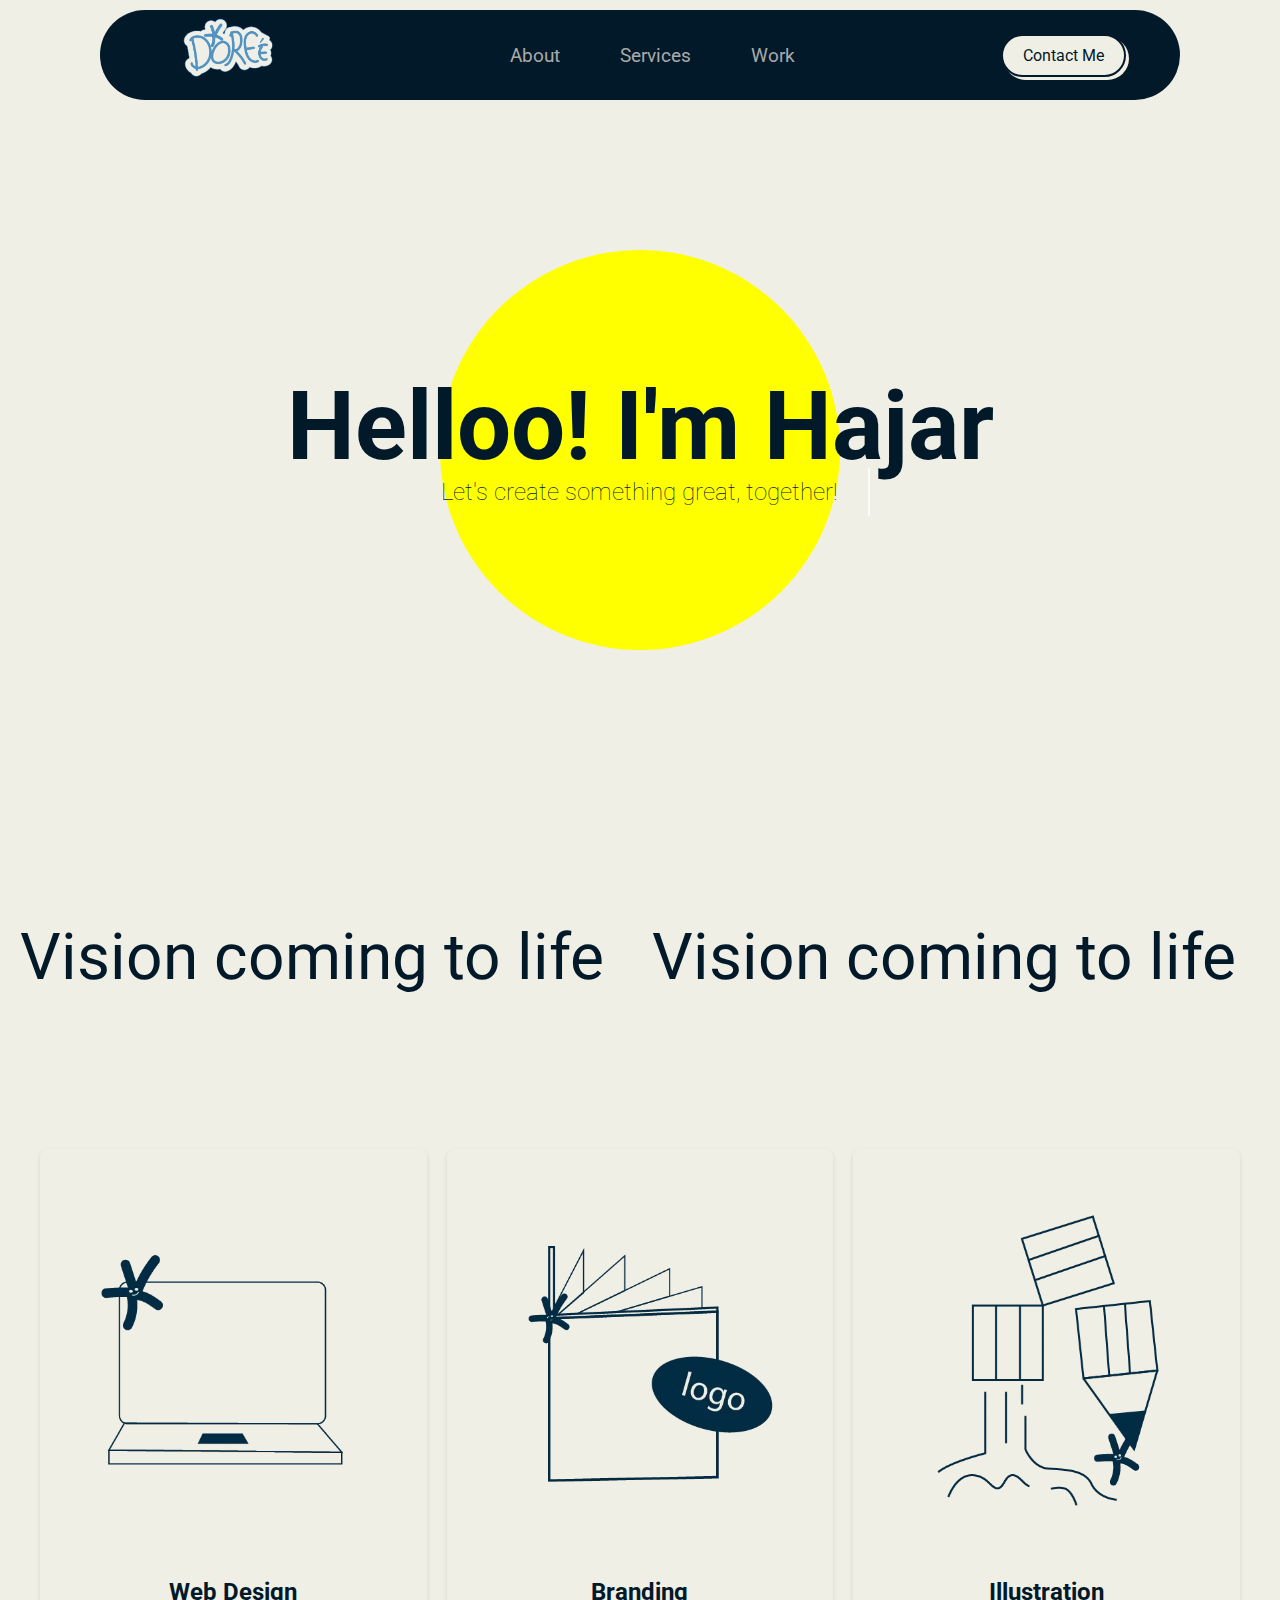
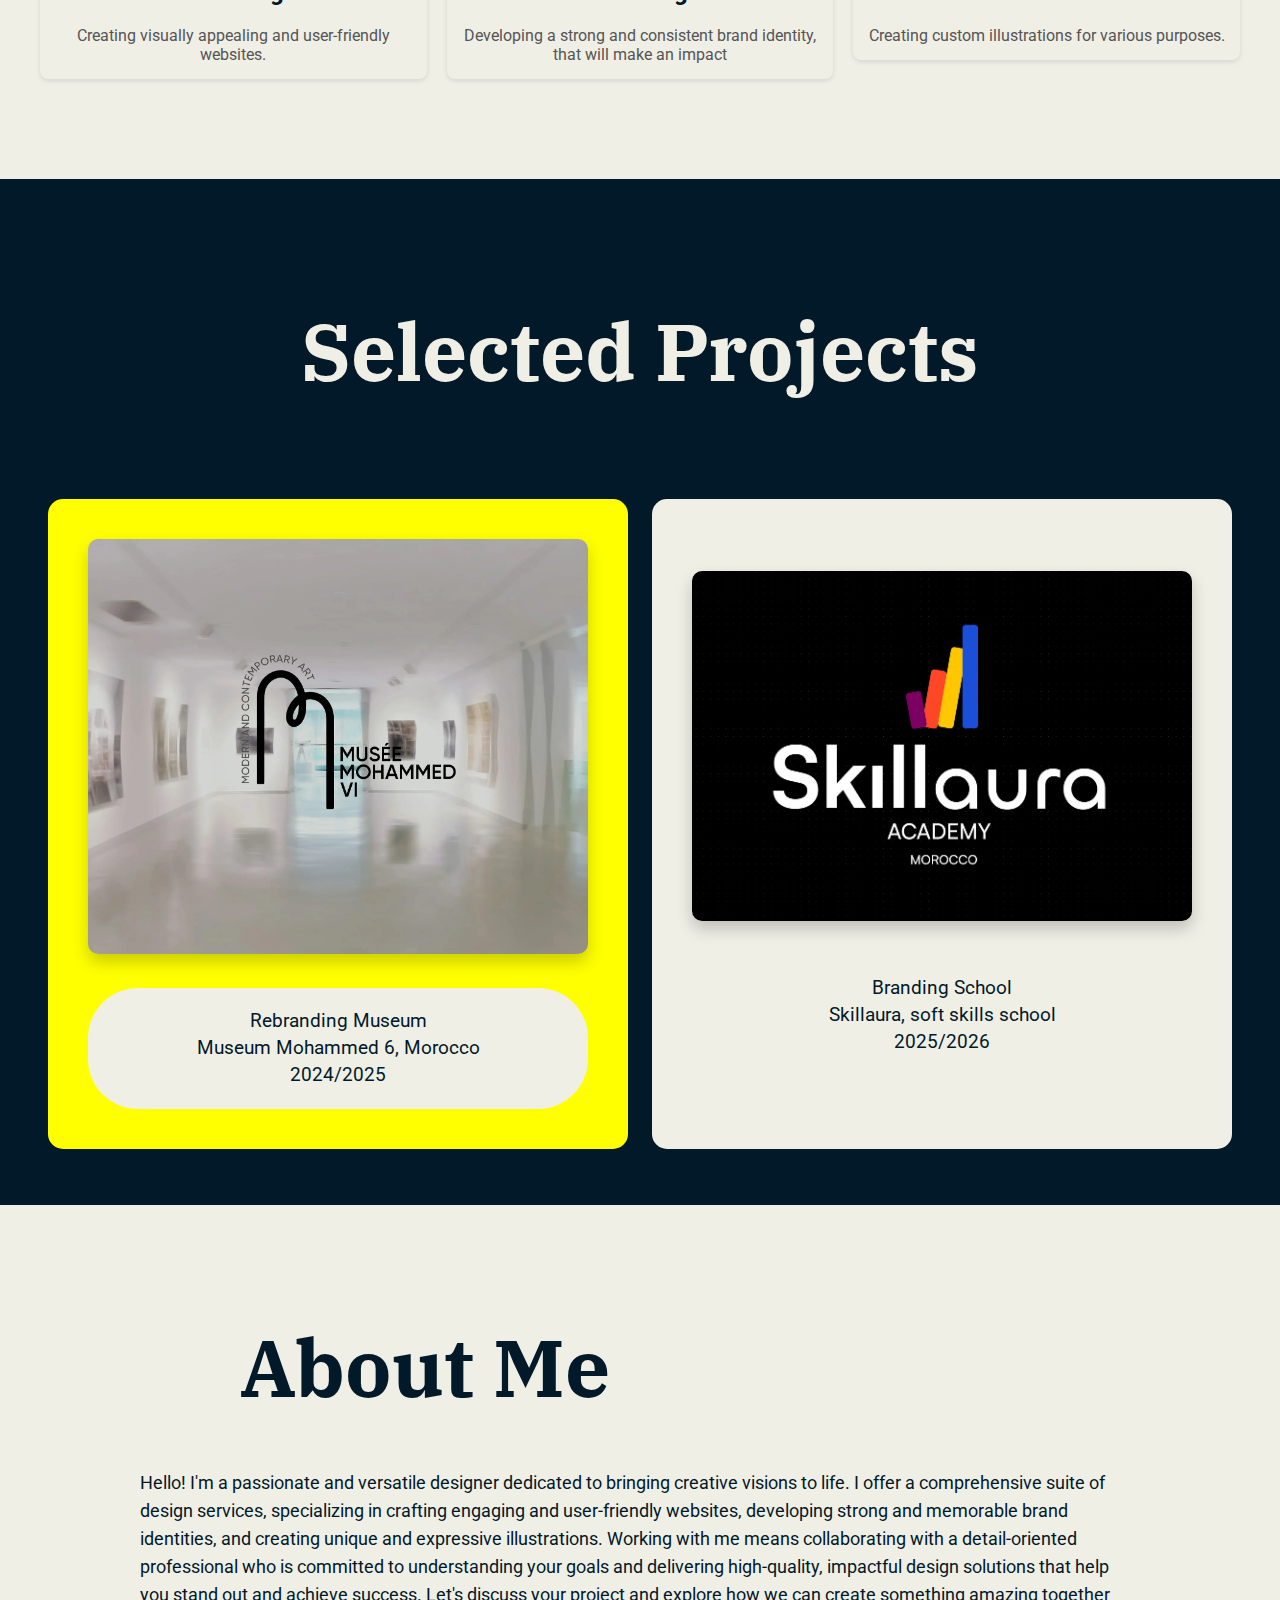
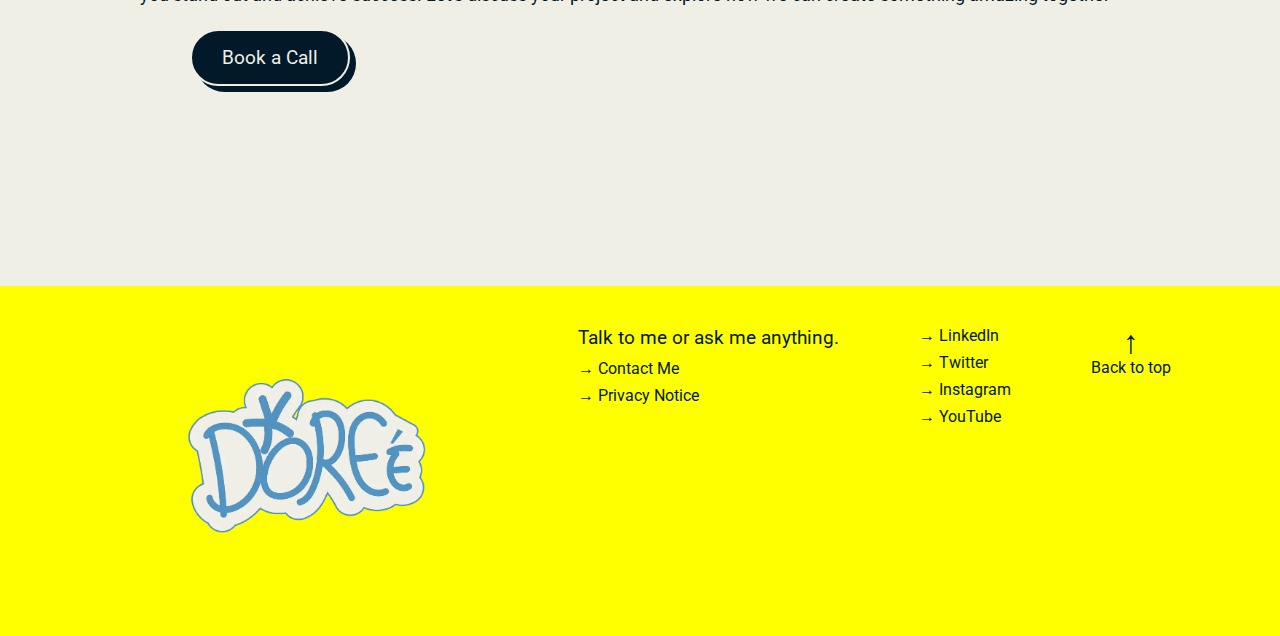
<file: index.html>
<!DOCTYPE html>
<html lang="en">

<head>
  <meta charset="UTF-8">
  <meta name="viewport" content="width=device-width, initial-scale=1.0">
  <meta name="description" content="Freelance designer specializing in branding, web design, and illustration.">
  <title>Portfolio</title>
<!-- Preconnect to font origins for performance -->
  <link rel="preconnect" href="https://fonts.googleapis.com">
  <link rel="preconnect" href="https://fonts.gstatic.com" crossorigin>
 <!-- Google Fonts stylesheet -->
  <link href="https://fonts.googleapis.com/css2?family=Roboto:ital,wght@0,100..900;1,100..900&family=IBM+Plex+Serif:ital,wght@0,100;0,200;0,300;0,400;0,500;0,600;0,700;1,100;1,200;1,300;1,400;1,500;1,600;1,700&display=swap" rel="stylesheet">
<!-- Custom styles -->
  <link rel="stylesheet" href="css/style.css">
<!-- JavaScript files -->
  <script defer src="js/navbarHandlers.js"></script>
  <script defer src="js/herocircle.js"></script>
 <!-- Favicon -->
  <link rel="icon" href="images/favicon.png" type="image/png">
</head>


<body>

  <!-- ===================== HEADER ===================== -->
  <!-- Bloque: Cabecera principal con logo y menú de navegación -->
  <header class="header">
    <div class="header__inner">

      <!-- Logo de la página -->
      <a href="index.html" title="logo of the website" class="header__logo">
        <picture>
          <source srcset="images/webpagdesign.webp" type="image/webp">
          <img class="header__logo-image" src="images/webdesign.png" alt="Logo" loading="lazy">
        </picture>
      </a>

        <!-- Hamburger Button -->
    <button class="header__toggle" aria-label="Toggle menu" title="Hamburger menu">
      <span class="header__toggle-bar"></span>
      <span class="header__toggle-bar"></span>
      <span class="header__toggle-bar"></span>
    </button>

      <!-- Menú de navegación principal -->
      <nav class="header__nav">
        <ul class="header__nav-list">
          <li class="header__nav-item">
            <a href="html/about.html" title="landing page" class="header__nav-link">About</a>
          </li>
          <li class="header__nav-item header__nav-item--dropdown">
            <a href="html/services.html" class="header__nav-link" title="services i offer">Services</a>
            <ul class="header__dropdown-menu">
              <li><a href="html/webdesign.html" title="web design service">Web design</a></li>
              <li><a href="html/branding.html" title="branding service">Branding</a></li>
              <li><a href="html/illustration.html" title="illustration service">Illustration</a></li>
            </ul>
          </li>
          <li class="header__nav-item">
            <a href="html/work.html" class="header__nav-link" title="all the work ive done">Work</a>
          </li>
        </ul>
      </nav>

      <!-- Botón de contacto-->
      <a href="html/contact.html" class="header__contact-button" title="Send me a message">
        Contact Me
      </a>

    </div>
  </header>

  <!-- ===================== MAIN ===================== -->
  <main>
    <!-- ======== Sección Hero ======== -->
    <!-- Bloque: Mensaje de bienvenida y llamada a la acción -->
    <section class="hero">
      <div class="hero__container">
        <div class="hero__circle" id="centralCircle"></div>
        <div class="hero__content">
          <h2 class="hero__title">Helloo! I'm Hajar</h2>
          <h3 class="cursor hero__description">Let's create something great, together!</h3>
        </div>
      </div>
    </section>
    <!-- ======== Sección Servicios ======== -->
    <!-- Bloque: Lista de servicios ofrecidos -->
    <section class="services">

      <!-- Texto animado en scroll -->
      <div class="scrolling-text-container">
        <div class="scrolling-text">
          <span>Vision coming to life</span>
          <span>Vision coming to life</span>
          <span>Vision coming to life</span>
          <span>Vision coming to life</span>
          <span>Vision coming to life</span>

        </div>
      </div>

      <!-- Contenedor de los servicios -->
      <div class="services__container">
        <h2 class="services__title">What I offer</h2>
        <div class="services__grid">

          <!-- Servicio: Web Design -->
          <a href="#web-design" class="services__link" title="webdesign service">
            <div class="services__item">
              <picture>
                <source srcset="images/webdesign.webp" type="image/webp">
                <img src="images/webdesign.png" alt="Web Design" class="services__image" loading="lazy">
              </picture>
              <h3 class="services__item-title">Web Design</h3>
              <p class="services__description">Creating visually appealing and user-friendly websites.</p>
            </div>
          </a>

          <!-- Servicio: Branding -->
          <a href="#branding" class="services__link" title="branding service">
            <div class="services__item">
              <picture>
                <source srcset="images/branding.webp" type="image/webp">
                <img src="images/branding.png" alt="Branding" class="services__image" loading="lazy">
              </picture>
              <h3 class="services__item-title">Branding</h3>
              <p class="services__description">Developing a strong and consistent brand identity, that will make an
                impact</p>
            </div>
          </a>

          <!-- Servicio: Illustration -->
          <a href="#illustration" class="services__link" title="illustration service">
            <div class="services__item">
              <picture>
                <source srcset="images/illustration.webp" type="image/webp">
                <img src="images/illustration.png" alt="Illustration" class="services__image" loading="lazy">
              </picture>
              <h3 class="services__item-title">Illustration</h3>
              <p class="services__description">Creating custom illustrations for various purposes.</p>
            </div>
          </a>

        </div>
      </div>
    </section>

    <!-- ======== Sección Proyectos ======== -->
    <!-- Bloque: Ejemplos de trabajos realizados -->
    <section class="work-examples">
      <h2 class="work-examples__heading">Selected Projects</h2>
      <div class="work-examples__container">

        <!-- Proyecto: Rebranding de Museo -->
        <div class="work-examples__item work-examples__item--museum">
          <picture>
            <source srcset="images/project2/thumbnail-02.webp" type="image/webp">
            <img src="images/project2/thumbnail-02.jpg" alt="Museum Rebranding" class="work-examples__image"
              loading="lazy">
          </picture>
          <a href="html/project2.html" class="work-examples__button"
            title="See more about the Museum Rebranding project">
            <span>Rebranding Museum</span>
            <span>Museum Mohammed 6, Morocco</span>
            <span>2024/2025</span>
          </a>
        </div>

        <!-- Proyecto: Branding de Escuela -->
        <div class="work-examples__item work-examples__item--school">
          <picture>
            <source srcset="images/project1/thumb3.webp" type="image/webp">
            <img src="images/project1/thumb3.jpg" alt="School Branding" class="work-examples__image" loading="lazy">
          </picture>
          <a href="html/project1.html" class="work-examples__button" title="See more about the School Branding project">
            <span>Branding School</span>
            <span>Skillaura, soft skills school</span>
            <span>2025/2026</span>
          </a>
        </div>

      </div>
    </section>

    <!-- ======== Sección Sobre Mí ======== -->
    <!-- Bloque: Información personal del diseñador -->
    <section class="about">
      <div class="about__container">
        <h2 class="about__title">About Me</h2>
        <p class="about__description">
          Hello! I'm a passionate and versatile designer dedicated to bringing creative visions to life. I offer a
          comprehensive suite of design services, specializing in crafting engaging and user-friendly websites,
          developing strong and memorable brand identities, and creating unique and expressive illustrations. Working
          with me means collaborating with a detail-oriented professional who is committed to understanding your goals
          and delivering high-quality, impactful design solutions that help you stand out and achieve success. Let's
          discuss your project and explore how we can create something amazing together
        </p>
        <a href="html/contact.html" title="Schedule a meeting with me" class="about__call-to-action">Book a Call</a>
      </div>
    </section>

  </main>

  <!-- ===================== FOOTER ===================== -->
  <!-- Bloque: Pie de página con información de contacto y redes sociales -->
  <footer class="site-footer">

    <!-- Logo del pie de página -->
    <div class="site-footer__logo-container">
      <picture>
        <source srcset="images/webpagdesign.webp" type="image/webp">
        <img src="images/webpagdesign.jpg" alt="Your Logo" class="site-footer__logo" loading="lazy">
      </picture>
    </div>

    <!-- Información adicional en el footer -->
    <div class="site-footer__info">

      <!-- Información de contacto -->
      <div class="site-footer__contact">
        <p class="site-footer__heading">Talk to me or ask me anything.</p>
        <ul class="site-footer__links">
          <li><a href="html/contact.html" title="Get in touch with us">→ Contact Me</a></li>
          <li><a href="/privacy-notice" title="Read our privacy notice">→ Privacy Notice</a></li>
        </ul>
      </div>

      <!-- Redes sociales -->
      <div class="site-footer__social">
        <ul class="site-footer__links">
          <li><a href="https://linkedin.com/in/profile" target="_blank" rel="noreferrer"
              title="Visit my LinkedIn profile">→ LinkedIn</a></li>
          <li><a href="https://twitter.com/profile" target="_blank" rel="noreferrer"
              title="Visit my Twitter profile">→ Twitter</a></li>
          <li><a href="https://instagram.com/profile" target="_blank" rel="noreferrer"
              title="Visit my Instagram profile">→ Instagram</a></li>
          <li><a href="https://youtube.com/channel" target="_blank" rel="noreferrer"
              title="Visit my YouTube channel">→ YouTube</a></li>
        </ul>
      </div>

      <!-- Botón para volver al inicio -->
      <div class="site-footer__back-to-top">
        <a href="#top" title="Scroll back to the top of the page">
          <span aria-hidden="true">↑</span>
          Back to top
        </a>
      </div>

    </div>

  </footer>

</body>

</html>
</file>
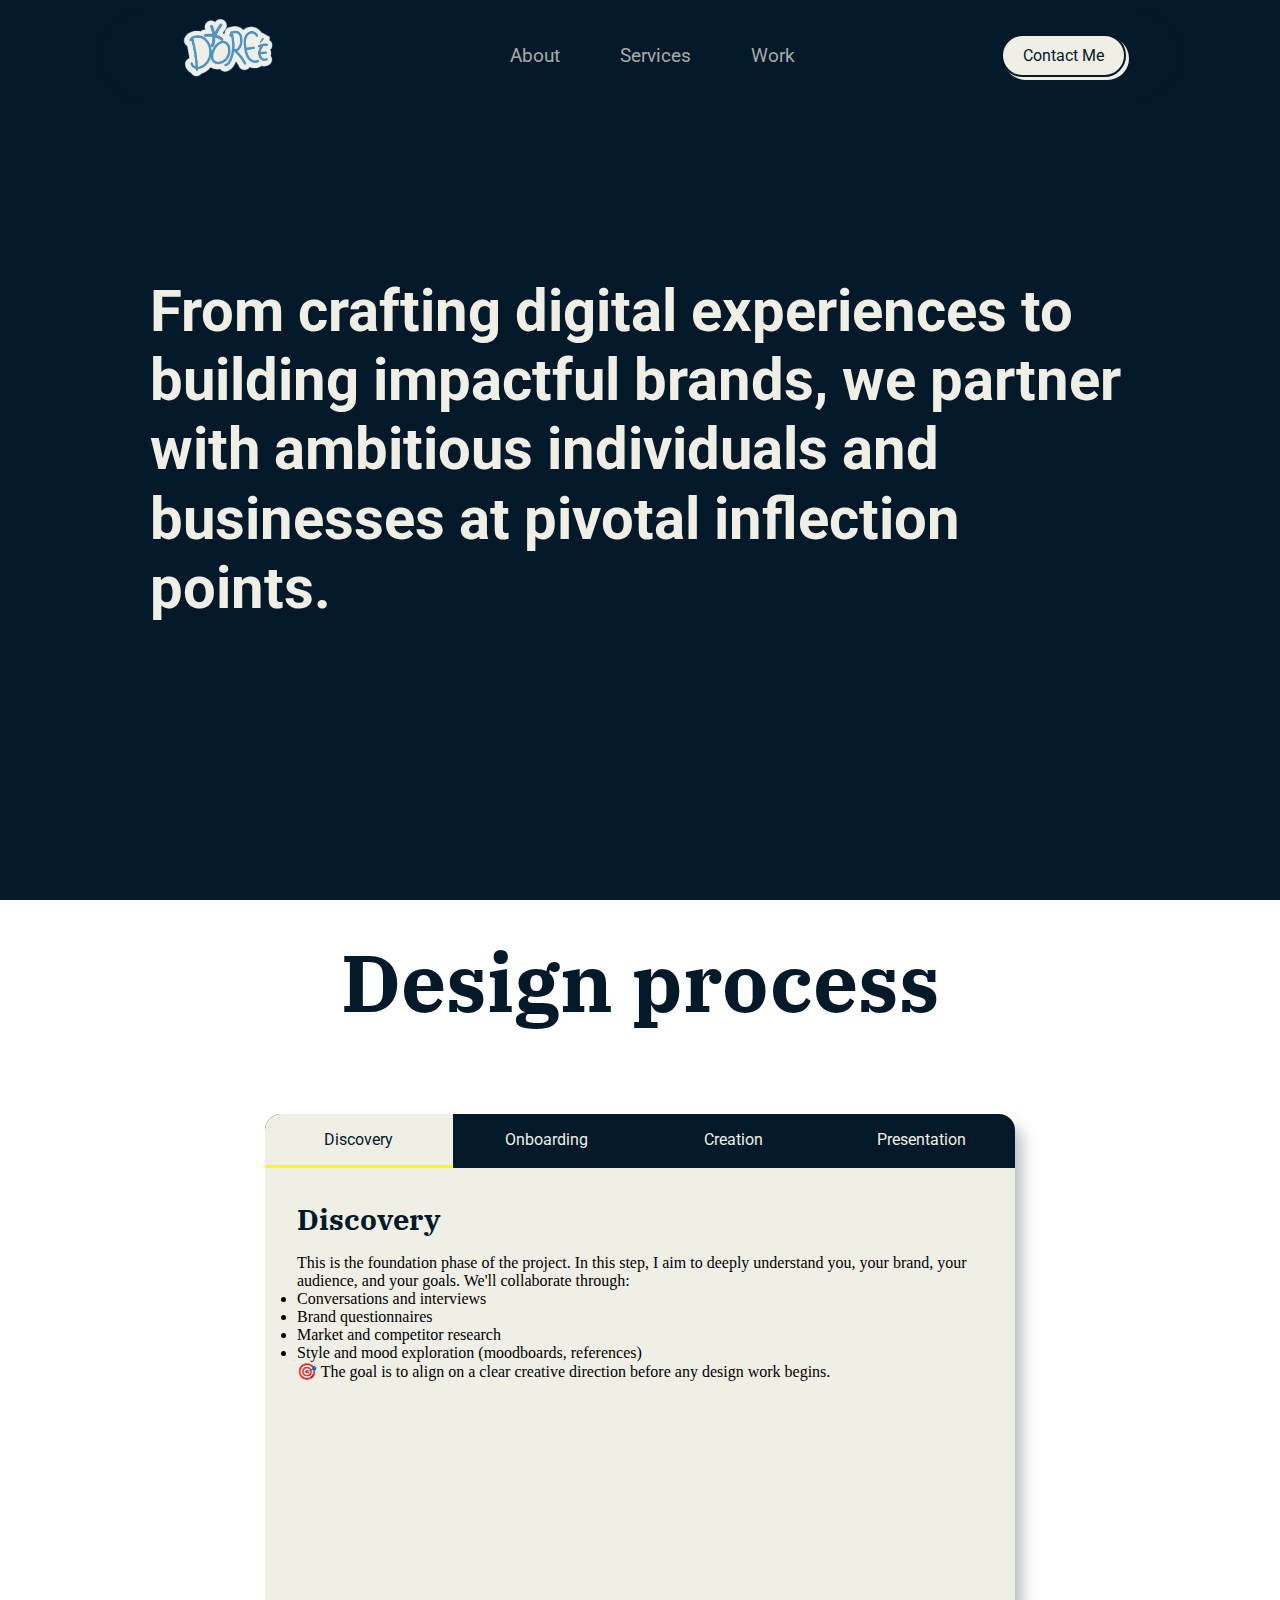
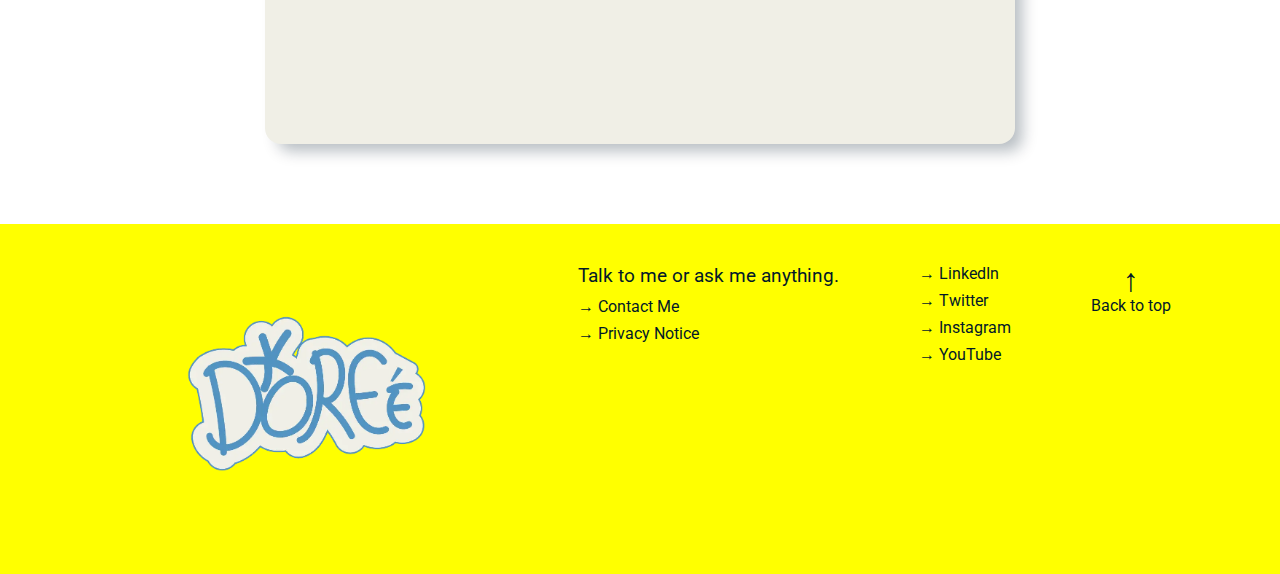
<file: html/about.html>
<!DOCTYPE html>
<html lang="en">

<head>
  <meta charset="UTF-8">
  <meta name="viewport" content="width=device-width, initial-scale=1.0">
  <meta name="description" content="Freelance designer specializing in branding, web design, and illustration.">
  <title>Portfolio</title>
<!-- Preconnect to font origins for performance -->
<link rel="preconnect" href="https://fonts.googleapis.com">
<link rel="preconnect" href="https://fonts.gstatic.com" crossorigin>
<!-- Google Fonts stylesheet -->
<link href="https://fonts.googleapis.com/css2?family=Roboto:ital,wght@0,100..900;1,100..900&family=IBM+Plex+Serif:ital,wght@0,100;0,200;0,300;0,400;0,500;0,600;0,700;1,100;1,200;1,300;1,400;1,500;1,600;1,700&display=swap" rel="stylesheet">
<!-- Custom styles -->
  <link rel="stylesheet" href="../css/style.css">
<!-- JavaScript files -->
  <script defer src="../js/navbarHandlers.js"></script>
  <script defer src="../js/aboutHandlers.js"></script>
<!-- Favicon -->
  <link rel="icon" href="../images/favicon.png" type="image/png">
</head>


<body>
     <!-- ========================== header ============================ -->
     <header class="header">
      <div class="header__inner">
  
        <!-- Logo de la página -->
        <a href="../index.html" title="logo of the website" class="header__logo">
          <picture>
            <source srcset="../images/webpagdesign.webp" type="image/webp">
            <img class="header__logo-image" src="../images/webpagdesign.webp" alt="Logo" loading="lazy">
          </picture>
        </a>
  
          <!-- Hamburger Button -->
      <button class="header__toggle" aria-label="Toggle menu" title="Hamburger menu">
        <span class="header__toggle-bar"></span>
        <span class="header__toggle-bar"></span>
        <span class="header__toggle-bar"></span>
      </button>
  
        <!-- Menú de navegación principal -->
        <nav class="header__nav">
          <ul class="header__nav-list">
            <li class="header__nav-item">
              <a href="about.html" title="landing page" class="header__nav-link">About</a>
            </li>
            <li class="header__nav-item header__nav-item--dropdown">
              <a href="services.html" class="header__nav-link" title="services i offer">Services</a>
              <ul class="header__dropdown-menu">
                <li><a href="webdesign.html" title="web design service">Web design</a></li>
                <li><a href="branding.html" title="branding service">Branding</a></li>
                <li><a href="illustration.html" title="illustration service">Illustration</a></li>
              </ul>
            </li>
            <li class="header__nav-item">
              <a href="work.html" class="header__nav-link" title="all the work ive done">Work</a>
            </li>
          </ul>
        </nav>
  
        <!-- Botón de contacto-->
        <a href="contact.html" class="header__contact-button" title="Send me a message">
          Contact Me
        </a>
  
      </div>
    </header>
  
   <!-- ========================== MAIN ============================ -->
  <main>

    <!-- Sección de héroe de "Sobre ME" -->
    <div class="about-hero">
        <div class="about-hero__container">
            <p class="about-hero__large-text">
                From crafting digital experiences to building impactful brands, we partner with ambitious individuals and businesses at pivotal inflection points.
            </p>
        </div>
    </div>

    <!-- Sección del proceso de diseño -->
    <section class="design-section">
        <h2 class="process__title">Design process</h2>
        <div class="design-process">
            <div class="design-process__container">
              <!-- Pestañas del proceso de diseño -->
                <div class="design-process__tabs">
                    <div class="design-process__tab design-process__tab--active" data-target="step-0">Discovery</div>
                    <div class="design-process__tab" data-target="step-1">Onboarding</div>
                    <div class="design-process__tab" data-target="step-2">Creation</div>
                    <div class="design-process__tab" data-target="step-3">Presentation</div>
                </div>
                <div class="design-process__content">

                    <!-- Paso 1: Discovery -->
                    <div class="design-process__step" id="step-0">
                        <h2 class="design-process__title">Discovery</h2>
                        <p>
                            This is the foundation phase of the project. In this step, I aim to deeply understand you, your brand, your audience, and your goals. We'll collaborate through:
                        </p>
                        <ul>
                            <li>Conversations and interviews</li>
                            <li>Brand questionnaires</li>
                            <li>Market and competitor research</li>
                            <li>Style and mood exploration (moodboards, references)</li>
                        </ul>
                        <p>🎯 The goal is to align on a clear creative direction before any design work begins.</p>
                    </div>

                    <!-- Paso 2: Onboarding & Contract -->
                    <div class="design-process__step" id="step-1" hidden>
                        <h2 class="design-process__title">Onboarding & Contract</h2>
                        <p>
                            Once the vision is clear, it's time to get organized and aligned. In this step:
                        </p>
                        <ul>
                            <li>We'll go through and sign a contract to ensure we're on the same page legally and professionally.</li>
                            <li>I’ll provide a timeline and a project checklist.</li>
                            <li>You’ll receive an onboarding packet detailing project phases, expectations, and communication structure.</li>
                        </ul>
                        <p>📋 This creates structure and trust, giving both of us clarity and peace of mind moving forward.</p>
                    </div>

                    <!-- Paso 3: Creation / Design -->
                    <div class="design-process__step" id="step-2" hidden>
                        <h2 class="design-process__title">Creation / Design</h2>
                        <p>
                            This is the most exciting part! With clear direction and structure in place, I’ll start designing:
                        </p>
                        <ul>
                            <li>Initial concept(s) will be presented for feedback</li>
                            <li>Iterative design rounds based on your input</li>
                            <li>Visual elements like typography, colors, and layout are refined</li>
                            <li>Prototypes/mockups (if needed) will be shared for realistic previews</li>
                        </ul>
                        <p>🛠️ You’ll be involved with feedback loops, so your vision is reflected throughout the design evolution.</p>
                    </div>

                    <!-- Paso 4: Presentation & Offboarding -->
                    <div class="design-process__step" id="step-3" hidden>
                        <h2 class="design-process__title">Presentation & Offboarding</h2>
                        <p>
                            At this final step, everything comes together. We:
                        </p>
                        <ul>
                            <li>Present the final designs and walk through every element</li>
                            <li>Make final minor revisions if needed</li>
                            <li>Deliver all agreed-upon assets (design files, brand guides, etc.)</li>
                            <li>Provide instructions or support to help you implement and maintain the work</li>
                        </ul>
                        <p>🚀 We part ways with a finished project that you feel confident using — and ideally, inspired by.</p>
                    </div>

                  </div>
            </div>
        </div>

    </section>


</main>

 <!-- ===================== FOOTER ===================== -->
  <!-- Bloque: Pie de página con información de contacto y redes sociales -->
  <footer class="site-footer">

    <!-- Logo del pie de página -->
    <div class="site-footer__logo-container">
      <picture>
        <source srcset="../images/webpagdesign.webp" type="image/webp">
        <img src="../images/webpagdesign.jpg" alt="Your Logo" class="site-footer__logo" loading="lazy">
      </picture>
    </div>

    <!-- Información adicional en el footer -->
    <div class="site-footer__info">

      <!-- Información de contacto -->
      <div class="site-footer__contact">
        <p class="site-footer__heading">Talk to me or ask me anything.</p>
        <ul class="site-footer__links">
          <li><a href="contact.html" title="Get in touch with us">→ Contact Me</a></li>
          <li><a href="/privacy-notice" title="Read our privacy notice">→ Privacy Notice</a></li>
        </ul>
      </div>

      <!-- Redes sociales -->
      <div class="site-footer__social">
        <ul class="site-footer__links">
          <li><a href="https://linkedin.com/in/profile" target="_blank" rel="noreferrer"
              title="Visit my LinkedIn profile">→ LinkedIn</a></li>
          <li><a href="https://twitter.com/profile" target="_blank" rel="noreferrer"
              title="Visit my Twitter profile">→ Twitter</a></li>
          <li><a href="https://instagram.com/profile" target="_blank" rel="noreferrer"
              title="Visit my Instagram profile">→ Instagram</a></li>
          <li><a href="https://youtube.com/channel" target="_blank" rel="noreferrer"
              title="Visit my YouTube channel">→ YouTube</a></li>
        </ul>
      </div>

      <!-- Botón para volver al inicio -->
      <div class="site-footer__back-to-top">
        <a href="#top" title="Scroll back to the top of the page">
          <span aria-hidden="true">↑</span>
          Back to top
        </a>
      </div>

    </div>

  </footer>

</body>
</html>
</file>
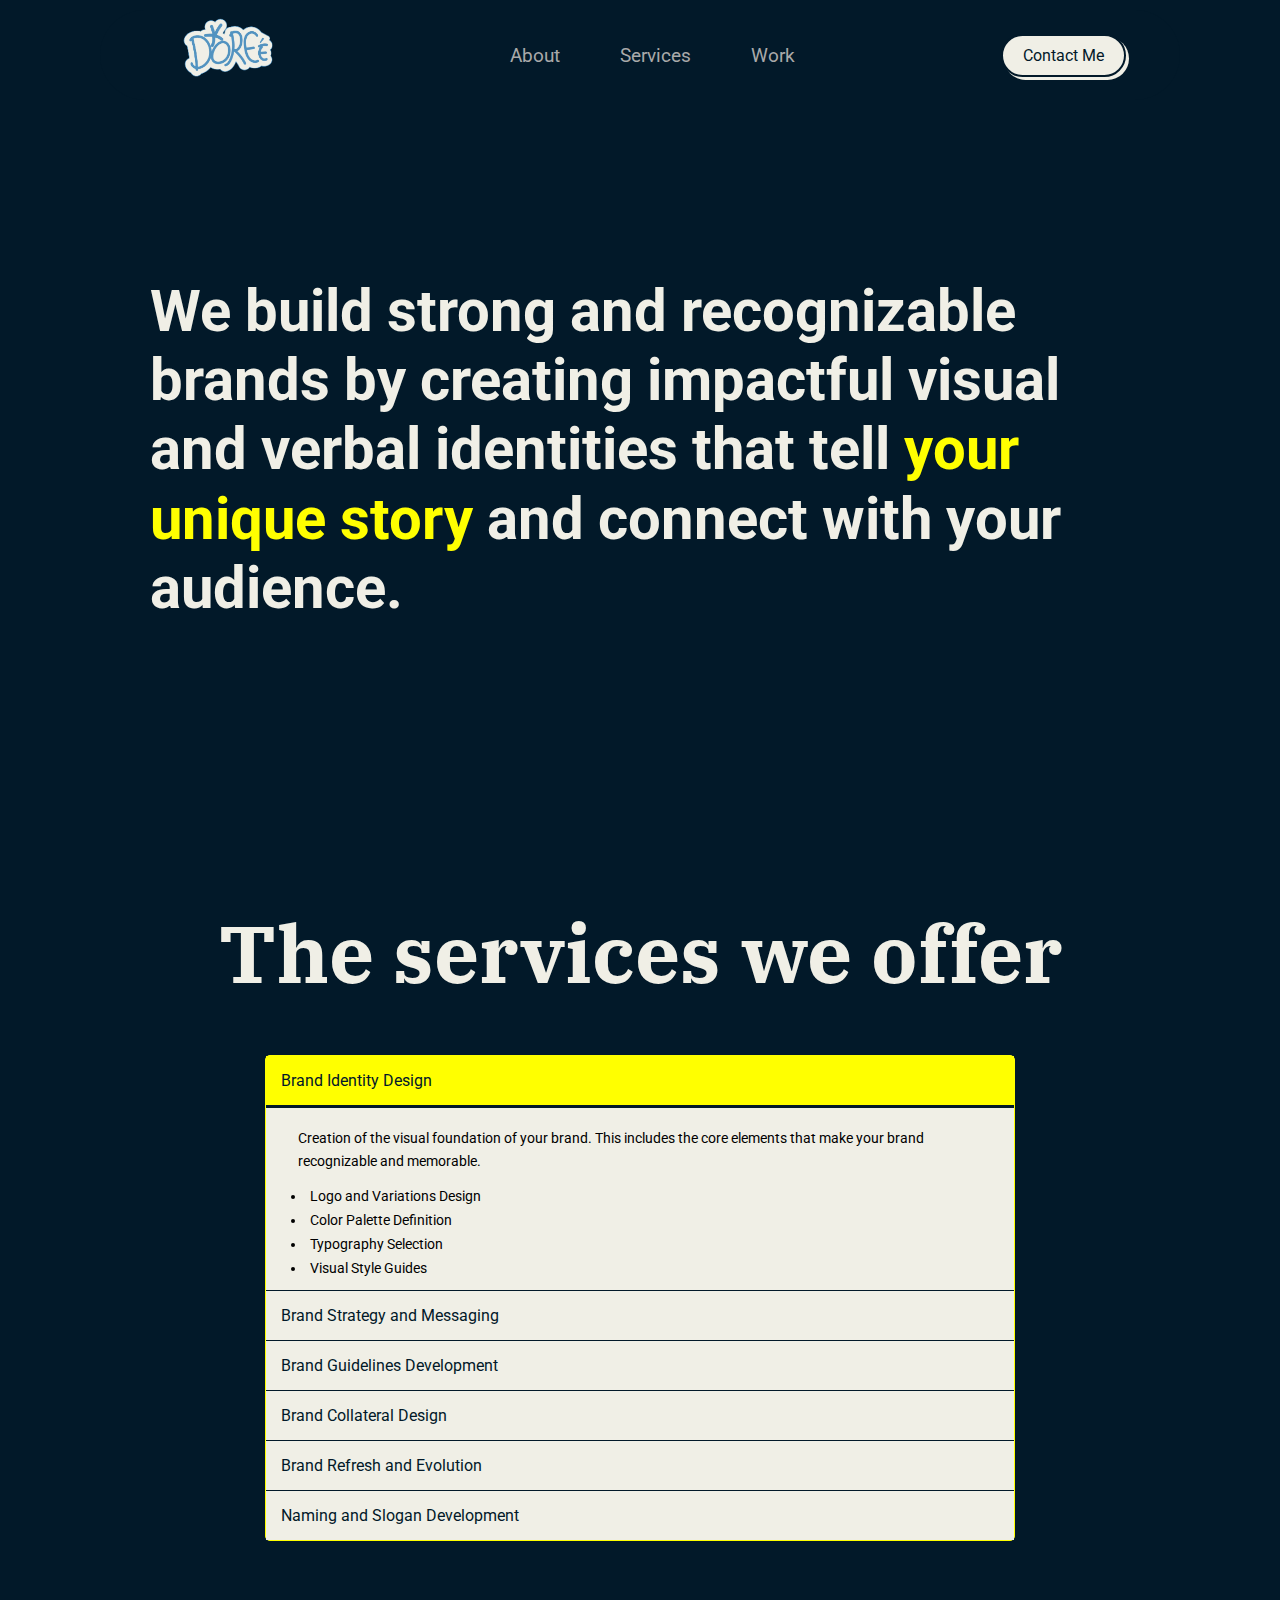
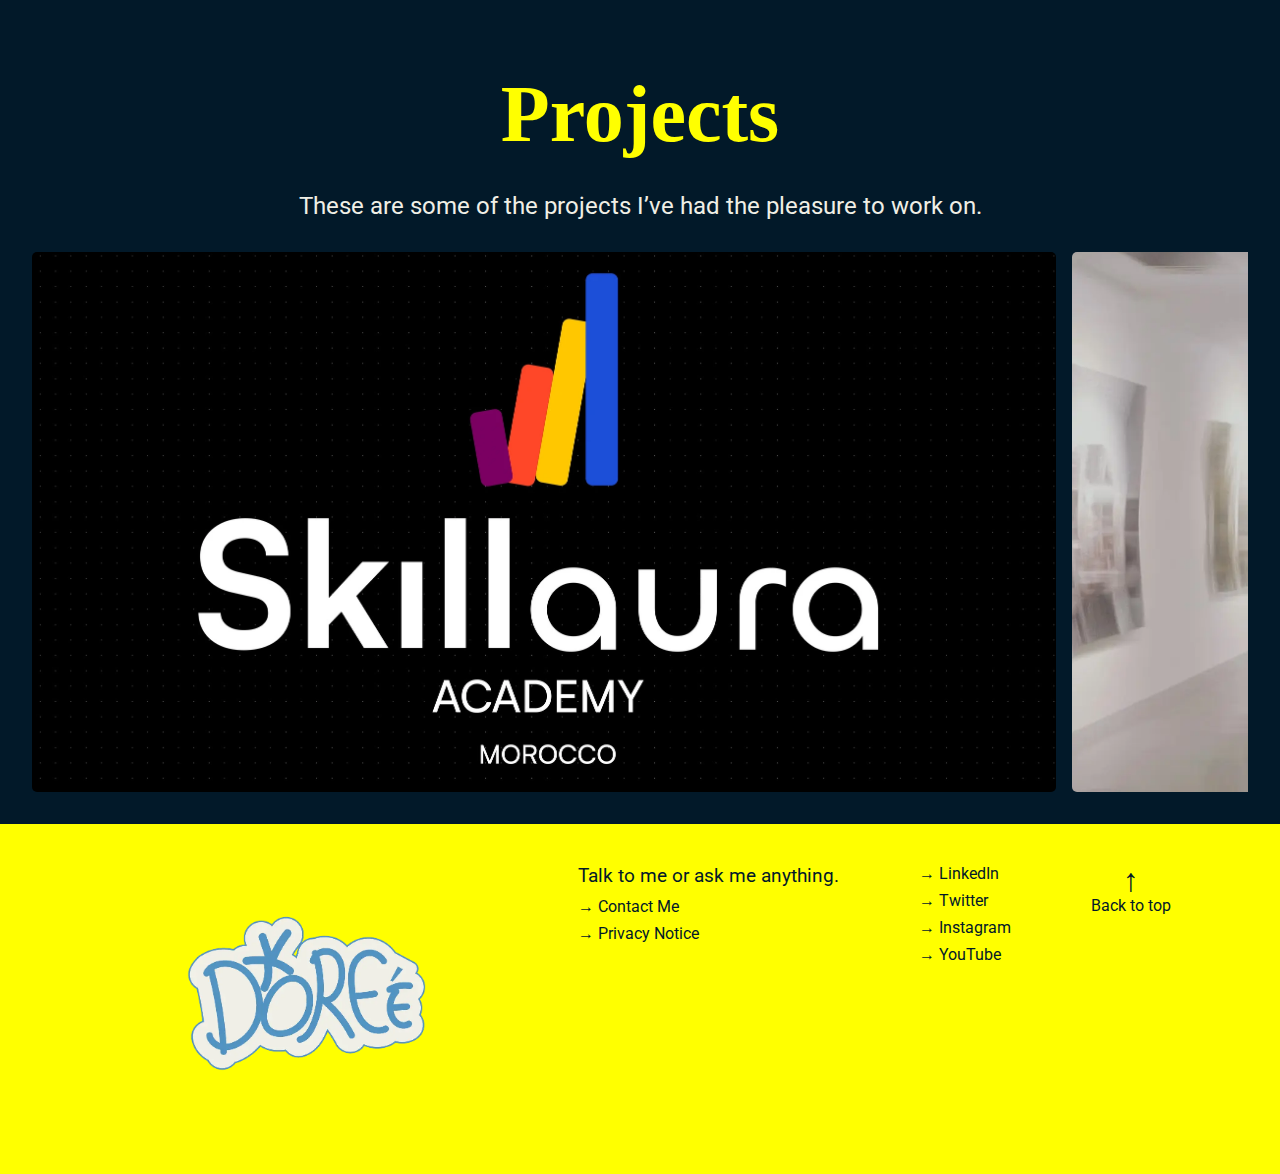
<file: html/branding.html>
<!DOCTYPE html>
<html lang="en">

<head>
  <meta charset="UTF-8">
  <meta name="viewport" content="width=device-width, initial-scale=1.0">
  <meta name="description" content="Freelance designer specializing in branding, web design, and illustration.">
  <title>Portfolio</title>
<!-- Preconnect to font origins for performance -->
<link rel="preconnect" href="https://fonts.googleapis.com">
<link rel="preconnect" href="https://fonts.gstatic.com" crossorigin>
<!-- Google Fonts stylesheet -->
<link href="https://fonts.googleapis.com/css2?family=Roboto:ital,wght@0,100..900;1,100..900&family=IBM+Plex+Serif:ital,wght@0,100;0,200;0,300;0,400;0,500;0,600;0,700;1,100;1,200;1,300;1,400;1,500;1,600;1,700&display=swap" rel="stylesheet">
<!-- Custom styles -->
  <link rel="stylesheet" href="../css/style.css">
 <!-- JavaScript files -->
  <script defer src="../js/navbarHandlers.js"></script>
  <script defer src="../js/servicesAccordionHandlers.js"></script>
  <script defer src="../js/projectsCarouselHandlers.js"></script>
<!-- Favicon -->
  <link rel="icon" href="../images/favicon.png" type="image/png">
</head>


<body>
  <!-- ========================== header ============================ -->
  <header class="header">
    <div class="header__inner">

      <!-- Logo de la página -->
      <a href="../index.html" title="logo of the website" class="header__logo">
        <picture>
          <source srcset="../images/webpagdesign.webp" type="image/webp">
          <img class="header__logo-image" src="../images/webpagdesign.webp" alt="Logo" loading="lazy">
        </picture>
      </a>

        <!-- Hamburger Button -->
    <button class="header__toggle" aria-label="Toggle menu" title="Hamburger menu">
      <span class="header__toggle-bar"></span>
      <span class="header__toggle-bar"></span>
      <span class="header__toggle-bar"></span>
    </button>

      <!-- Menú de navegación principal -->
      <nav class="header__nav">
        <ul class="header__nav-list">
          <li class="header__nav-item">
            <a href="about.html" title="landing page" class="header__nav-link">About</a>
          </li>
          <li class="header__nav-item header__nav-item--dropdown">
            <a href="services.html" class="header__nav-link" title="services i offer">Services</a>
            <ul class="header__dropdown-menu">
              <li><a href="webdesign.html" title="web design service">Web design</a></li>
              <li><a href="branding.html" title="branding service">Branding</a></li>
              <li><a href="illustration.html" title="illustration service">Illustration</a></li>
            </ul>
          </li>
          <li class="header__nav-item">
            <a href="work.html" class="header__nav-link" title="all the work ive done">Work</a>
          </li>
        </ul>
      </nav>

      <!-- Botón de contacto-->
      <a href="contact.html" class="header__contact-button" title="Send me a message">
        Contact Me
      </a>

    </div>
  </header>


  <!-- ======================= MAIN ======================== -->
  <main>
    <!-- Hero de About -->
    <div class="about-hero">
      <div class="about-hero__container">
        <p class="about-hero__large-text">
          We build strong and recognizable brands by creating impactful visual and verbal identities that tell
          <span class="about-hero__span">your unique story</span>
          and connect with your audience.
        </p>
      </div>
    </div>

    <!-- Sección de Servicios (Acordeón) -->
    <section class="services-accordion">
      <h2 class="services__title">The services we offer</h2>
      <div class="services-accordion__container">
        <!-- Item 1: Diseño de Identidad de Marca -->
        <div class="services-accordion__item">
          <button class="services-accordion__title" title="brand identity design services">Brand Identity Design</button>
          <div class="services-accordion__content">
            <p>Creation of the visual foundation of your brand. This includes the core elements that make your brand recognizable and memorable.</p>
            <ul class="services-accordion__list">
              <li class="services-accordion__list-item">Logo and Variations Design</li>
              <li class="services-accordion__list-item">Color Palette Definition</li>
              <li class="services-accordion__list-item">Typography Selection</li>
              <li class="services-accordion__list-item">Visual Style Guides</li>
            </ul>
          </div>
        </div>
        <!-- Item 2: Estrategia y Mensajería de Marca -->
        <div class="services-accordion__item">
          <button class="services-accordion__title" title="Brand strategy and messaging services">Brand Strategy and Messaging</button>
          <div class="services-accordion__content">
            <p>Definition of the purpose, values, and how your brand communicates with its audience.</p>
            <ul class="services-accordion__list">
              <li class="services-accordion__list-item">Brand Voice Development</li>
              <li class="services-accordion__list-item">Messaging Framework</li>
              <li class="services-accordion__list-item">Value Proposition Definition</li>
              <li class="services-accordion__list-item">Target Audience Analysis</li>
            </ul>
          </div>
        </div>
        <!-- Item 3: Desarrollo de Guías de Marca -->
        <div class="services-accordion__item">
          <button class="services-accordion__title" title="brand guidlines development services">Brand Guidelines Development</button>
          <div class="services-accordion__content">
            <p>Creation of a comprehensive document describing how your brand should be represented visually and verbally across all platforms.</p>
            <ul class="services-accordion__list">
              <li class="services-accordion__list-item">Logo Usage Guidelines</li>
              <li class="services-accordion__list-item">Color System Specifications</li>
              <li class="services-accordion__list-item">Typography Hierarchy and Usage</li>
              <li class="services-accordion__list-item">Image Style and Iconography</li>
            </ul>
          </div>
        </div>
        <!-- Item 4: Diseño de Materiales de Marca -->
        <div class="services-accordion__item">
          <button class="services-accordion__title" title="brand collateral design">Brand Collateral Design</button>
          <div class="services-accordion__content">
            <p>Extension of your brand’s identity to various marketing and communication materials.</p>
            <ul class="services-accordion__list">
              <li class="services-accordion__list-item">Business Card Design</li>
              <li class="services-accordion__list-item">Stationery Design (Letterhead, Envelopes)</li>
              <li class="services-accordion__list-item">Marketing Materials Design (Brochures, Flyers)</li>
              <li class="services-accordion__list-item">Social Media Templates</li>
            </ul>
          </div>
        </div>
        <!-- Item 5: Refrescamiento y Evolución de Marca -->
        <div class="services-accordion__item">
          <button class="services-accordion__title" title="brand refresh and evolution">Brand Refresh and Evolution</button>
          <div class="services-accordion__content">
            <p>Updating and revitalizing an existing brand to remain relevant and attract a changing market.</p>
            <ul class="services-accordion__list">
              <li class="services-accordion__list-item">Brand Audit and Analysis</li>
              <li class="services-accordion__list-item">Logo Redesign and Updates</li>
              <li class="services-accordion__list-item">Visual Identity Adjustments</li>
              <li class="services-accordion__list-item">Messaging Refinement</li>
            </ul>
          </div>
        </div>
        <!-- Item 6: Desarrollo de Nombres y Eslogans -->
        <div class="services-accordion__item">
          <button class="services-accordion__title" title="Naming and Slogan Development services ">Naming and Slogan Development</button>
          <div class="services-accordion__content">
            <p>Creation of memorable and impactful names and slogans that capture the essence of your brand.</p>
            <ul class="services-accordion__list">
              <li class="services-accordion__list-item">Brand Name Exploration</li>
              <li class="services-accordion__list-item">Slogan Creation and Testing</li>
              <li class="services-accordion__list-item">Brand Name Evaluation</li>
              <li class="services-accordion__list-item">Linguistic Considerations</li>
            </ul>
          </div>
        </div>
      </div>
    </section>

    <!-- Sección de Proyectos -->
    <section class="projects">
      <!-- Título y descripción de proyectos -->
      <h2 class="projects__title">Projects</h2>
      <p class="projects__description">These are some of the projects I’ve had the pleasure to work on.
      </p>
      <!-- Carrusel de Proyectos -->
      <div class="projects__carousel">
        <!-- Proyecto 1 -->
        <div class="projects__item">
          <picture>
            <source srcset="../images/project1/thumb3.webp" type="image/webp">
            <img class="projects__image" src="../images/project1/thumb3.jpg" alt="Descripción del Proyecto 1"
              loading="lazy">
          </picture>
        </div>
        <!-- Proyecto 2 -->
        <div class="projects__item">
          <picture>
            <source srcset="../images/project2/thumbnail-02.webp" type="image/webp">
            <img class="projects__image" src="../images/project2/thumbnail-02.jpg" alt="Descripción del Proyecto 2"
              loading="lazy">
          </picture>
        </div>
        <!-- Proyecto 3 -->
        <div class="projects__item">
          <picture>
            <source srcset="../images/project3/magazine.webp" type="image/webp">
            <img class="projects__image" src="../images/project3/magazine.jpg" alt="Descripción del Proyecto 3"
              loading="lazy">
          </picture>
        </div>
        <!-- Proyecto 4 -->
        <div class="projects__item">
          <picture>
            <source srcset="../images/feralsoulbranding.webp" type="image/webp">
            <img class="projects__image" src="../images/feralsoulbranding.jpg" alt="Descripción del Proyecto 4"
              loading="lazy">
          </picture>
        </div>
        <!-- Proyecto 5 -->
        <div class="projects__item">
          <picture>
            <source srcset="../images/wattpack.webp" type="image/webp">
            <img class="projects__image" src="../images/wattpack.jpg" alt="Descripción del Proyecto 5" loading="lazy">
          </picture>
        </div>

      </div>
    </section>
  </main>


  <!-- ===================== FOOTER ===================== -->
  <!-- Bloque: Pie de página con información de contacto y redes sociales -->
  <footer class="site-footer">

    <!-- Logo del pie de página -->
    <div class="site-footer__logo-container">
      <picture>
        <source srcset="../images/webpagdesign.webp" type="image/webp">
        <img src="../images/webpagdesign.jpg" alt="Your Logo" class="site-footer__logo" loading="lazy">
      </picture>
    </div>

    <!-- Información adicional en el footer -->
    <div class="site-footer__info">

      <!-- Información de contacto -->
      <div class="site-footer__contact">
        <p class="site-footer__heading">Talk to me or ask me anything.</p>
        <ul class="site-footer__links">
          <li><a href="contact.html" title="Get in touch with us">→ Contact Me</a></li>
          <li><a href="/privacy-notice" title="Read our privacy notice">→ Privacy Notice</a></li>
        </ul>
      </div>

      <!-- Redes sociales -->
      <div class="site-footer__social">
        <ul class="site-footer__links">
          <li><a href="https://linkedin.com/in/profile" target="_blank" rel="noreferrer"
              title="Visit my LinkedIn profile">→ LinkedIn</a></li>
          <li><a href="https://twitter.com/profile" target="_blank" rel="noreferrer"
              title="Visit my Twitter profile">→ Twitter</a></li>
          <li><a href="https://instagram.com/profile" target="_blank" rel="noreferrer"
              title="Visit my Instagram profile">→ Instagram</a></li>
          <li><a href="https://youtube.com/channel" target="_blank" rel="noreferrer"
              title="Visit my YouTube channel">→ YouTube</a></li>
        </ul>
      </div>

      <!-- Botón para volver al inicio -->
      <div class="site-footer__back-to-top">
        <a href="#top" title="Scroll back to the top of the page">
          <span aria-hidden="true">↑</span>
          Back to top
        </a>
      </div>

    </div>

  </footer>

</body>

</html>
</file>
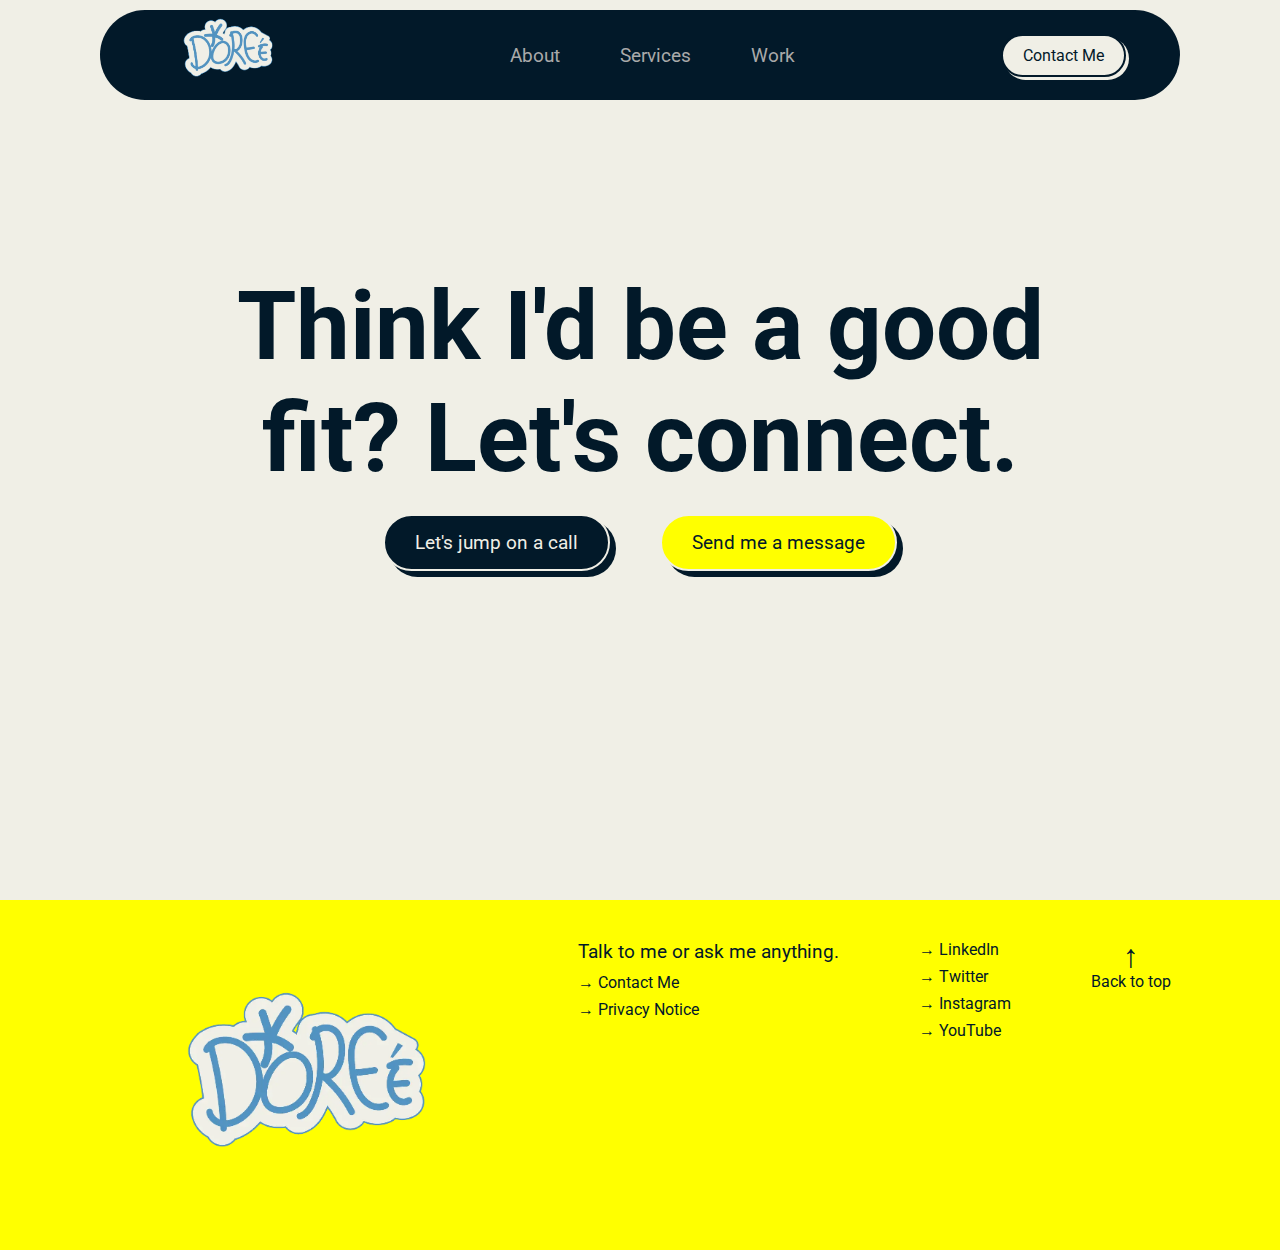
<file: html/contact.html>
<!DOCTYPE html>
<html lang="en">

<head>
  <meta charset="UTF-8">
  <meta name="viewport" content="width=device-width, initial-scale=1.0">
  <meta name="description" content="Freelance designer specializing in branding, web design, and illustration.">
  <title>Portfolio</title>
<!-- Preconnect to font origins for performance -->
<link rel="preconnect" href="https://fonts.googleapis.com">
<link rel="preconnect" href="https://fonts.gstatic.com" crossorigin>
<!-- Google Fonts stylesheet -->
<link href="https://fonts.googleapis.com/css2?family=Roboto:ital,wght@0,100..900;1,100..900&family=IBM+Plex+Serif:ital,wght@0,100;0,200;0,300;0,400;0,500;0,600;0,700;1,100;1,200;1,300;1,400;1,500;1,600;1,700&display=swap" rel="stylesheet">
<!-- Custom styles -->
  <link rel="stylesheet" href="../css/style.css">
<!-- JavaScript Files -->
  <script defer src="../js/navbarHandlers.js"></script>
  <script defer src="../js/contactRunawayHandler.js"></script>
  <script defer src="../js/contactSendMessageHandlers.js"></script>
<!-- Favicon -->
  <link rel="icon" href="../images/favicon.png" type="image/png">
</head>


<body>
    <!-- ========================== header ============================ -->
    <header class="header">
      <div class="header__inner">
  
        <!-- Logo de la página -->
        <a href="../index.html" title="logo of the website" class="header__logo">
          <picture>
            <source srcset="../images/webpagdesign.webp" type="image/webp">
            <img class="header__logo-image" src="../images/webpagdesign.webp" alt="Logo" loading="lazy">
          </picture>
        </a>
  
          <!-- Hamburger Button -->
      <button class="header__toggle" aria-label="Toggle menu" title="Hamburger menu">
        <span class="header__toggle-bar"></span>
        <span class="header__toggle-bar"></span>
        <span class="header__toggle-bar"></span>
      </button>
  
        <!-- Menú de navegación principal -->
        <nav class="header__nav">
          <ul class="header__nav-list">
            <li class="header__nav-item">
              <a href="about.html" title="landing page" class="header__nav-link">About</a>
            </li>
            <li class="header__nav-item header__nav-item--dropdown">
              <a href="services.html" class="header__nav-link" title="services i offer">Services</a>
              <ul class="header__dropdown-menu">
                <li><a href="webdesign.html" title="web design service">Web design</a></li>
                <li><a href="branding.html" title="branding service">Branding</a></li>
                <li><a href="illustration.html" title="illustration service">Illustration</a></li>
              </ul>
            </li>
            <li class="header__nav-item">
              <a href="work.html" class="header__nav-link" title="all the work ive done">Work</a>
            </li>
          </ul>
        </nav>
  
        <!-- Botón de contacto-->
        <a href="contact.html" class="header__contact-button" title="Send me a message">
          Contact Me
        </a>
  
      </div>
    </header>
  
    
      <!-- ======================= MAIN ======================== -->
<main>
<!-- Contact Page Section -->
<section class="contact-page-wrapper">
    <!-- Bloque de Contenido Principal de Contacto -->
    <div class="contact-page">
        <h2 class="contact-page__heading">Think I'd be a good fit? Let's connect.</h2>

        <div class="contact-page__buttons-container">
            <!-- Botón para Agendar Llamada -->
            <a href="form.html" class="about__call-to-action contact-button--call contact-button--moving"
                title="Schedule a call with me" id="runaway-call-button">
                <span class="contact-button__title">Let's jump on a call</span>
            </a>
            <!-- Botón para Enviar Mensaje -->
          <a href="form.html" class="about__call-to-action contact-button--message"
                title="Go to the message form" id="send-message-button">
                <span class="contact-button__title">Send me a message</span>
            </a>
        </div>
        <!-- Mensaje Emergente al Hacer Hover -->
        <div id="hover-message" class="hover-message">Fill the form first to book a call!</div>
    </div>
</section>
</main>
 
 <!-- ===================== FOOTER ===================== -->
  <!-- Bloque: Pie de página con información de contacto y redes sociales -->
  <footer class="site-footer">

    <!-- Logo del pie de página -->
    <div class="site-footer__logo-container">
      <picture>
        <source srcset="../images/webpagdesign.webp" type="image/webp">
        <img src="../images/webpagdesign.jpg" alt="Your Logo" class="site-footer__logo" loading="lazy">
      </picture>
    </div>

    <!-- Información adicional en el footer -->
    <div class="site-footer__info">

      <!-- Información de contacto -->
      <div class="site-footer__contact">
        <p class="site-footer__heading">Talk to me or ask me anything.</p>
        <ul class="site-footer__links">
          <li><a href="contact.html" title="Get in touch with us">→ Contact Me</a></li>
          <li><a href="/privacy-notice" title="Read our privacy notice">→ Privacy Notice</a></li>
        </ul>
      </div>

      <!-- Redes sociales -->
      <div class="site-footer__social">
        <ul class="site-footer__links">
          <li><a href="https://linkedin.com/in/profile" target="_blank" rel="noreferrer"
              title="Visit my LinkedIn profile">→ LinkedIn</a></li>
          <li><a href="https://twitter.com/profile" target="_blank" rel="noreferrer"
              title="Visit my Twitter profile">→ Twitter</a></li>
          <li><a href="https://instagram.com/profile" target="_blank" rel="noreferrer"
              title="Visit my Instagram profile">→ Instagram</a></li>
          <li><a href="https://youtube.com/channel" target="_blank" rel="noreferrer"
              title="Visit my YouTube channel">→ YouTube</a></li>
        </ul>
      </div>

      <!-- Botón para volver al inicio -->
      <div class="site-footer__back-to-top">
        <a href="#top" title="Scroll back to the top of the page">
          <span aria-hidden="true">↑</span>
          Back to top
        </a>
      </div>

    </div>

  </footer>

</body>

</html>
</file>
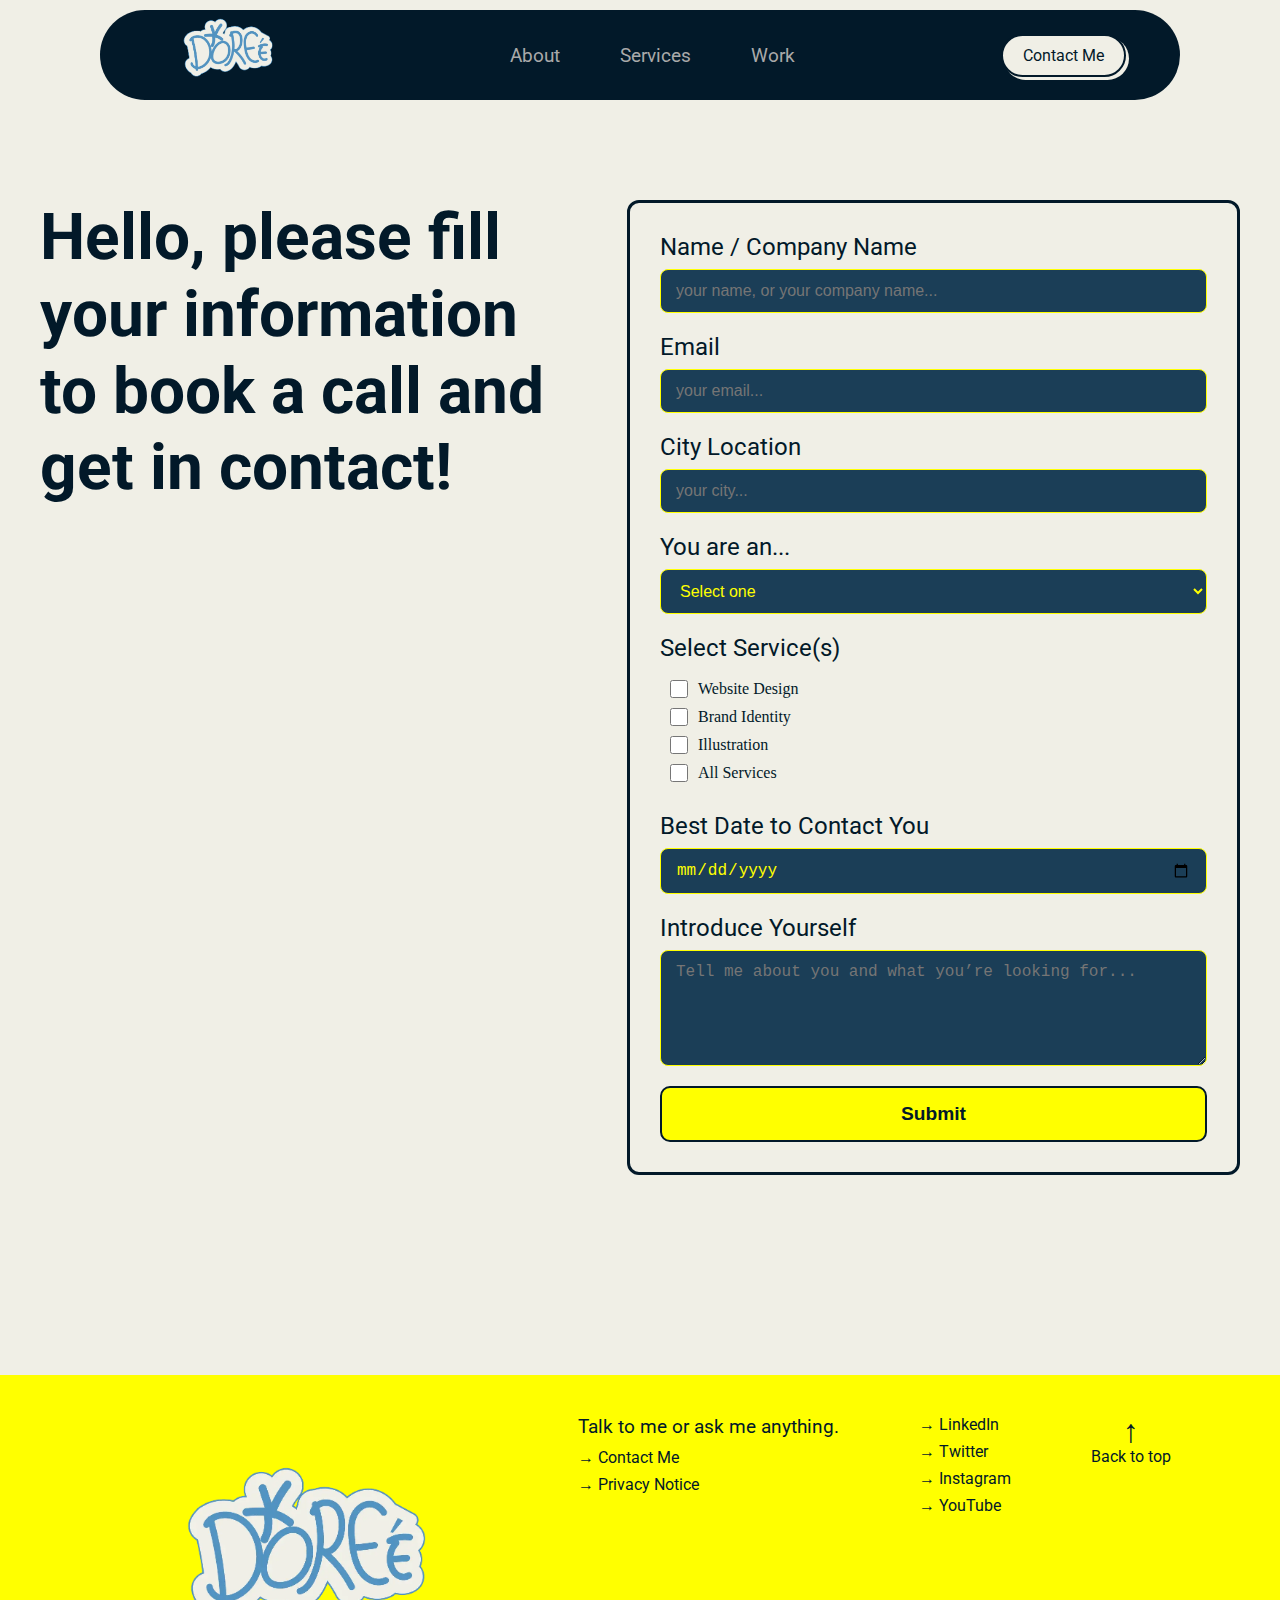
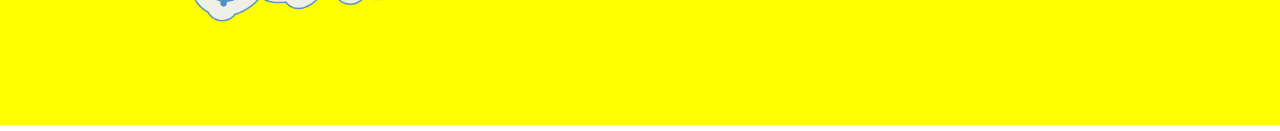
<file: html/form.html>
<!DOCTYPE html>
<html lang="en">

<head>
  <meta charset="UTF-8">
  <meta name="viewport" content="width=device-width, initial-scale=1.0">
  <meta name="description" content="Freelance designer specializing in branding, web design, and illustration.">
  <title>Portfolio</title>
<!-- Preconnect to font origins for performance -->
<link rel="preconnect" href="https://fonts.googleapis.com">
<link rel="preconnect" href="https://fonts.gstatic.com" crossorigin>
<!-- Google Fonts stylesheet -->
<link href="https://fonts.googleapis.com/css2?family=Roboto:ital,wght@0,100..900;1,100..900&family=IBM+Plex+Serif:ital,wght@0,100;0,200;0,300;0,400;0,500;0,600;0,700;1,100;1,200;1,300;1,400;1,500;1,600;1,700&display=swap" rel="stylesheet">
<!-- custom styles -->
  <link rel="stylesheet" href="../css/style.css">
<!-- JS files -->
  <script defer src="../js/navbarHandlers.js"></script>
  <script defer src="../js/contactFormHandler.js"></script>
    <!-- Favicon -->
    <link rel="icon" href="../images/favicon.png" type="image/png">
</head>

<body>
   <!-- ========================== header ============================ -->
   <header class="header">
    <div class="header__inner">

      <!-- Logo de la página -->
      <a href="../index.html" title="logo of the website" class="header__logo">
        <picture>
          <source srcset="../images/webpagdesign.webp" type="image/webp">
          <img class="header__logo-image" src="../images/webpagdesign.webp" alt="Logo" loading="lazy">
        </picture>
      </a>

        <!-- Hamburger Button -->
    <button class="header__toggle" aria-label="Toggle menu" title="Hamburger menu">
      <span class="header__toggle-bar"></span>
      <span class="header__toggle-bar"></span>
      <span class="header__toggle-bar"></span>
    </button>

      <!-- Menú de navegación principal -->
      <nav class="header__nav">
        <ul class="header__nav-list">
          <li class="header__nav-item">
            <a href="about.html" title="landing page" class="header__nav-link">About</a>
          </li>
          <li class="header__nav-item header__nav-item--dropdown">
            <a href="services.html" class="header__nav-link" title="services i offer">Services</a>
            <ul class="header__dropdown-menu">
              <li><a href="webdesign.html" title="web design service">Web design</a></li>
              <li><a href="branding.html" title="branding service">Branding</a></li>
              <li><a href="illustration.html" title="illustration service">Illustration</a></li>
            </ul>
          </li>
          <li class="header__nav-item">
            <a href="work.html" class="header__nav-link" title="all the work ive done">Work</a>
          </li>
        </ul>
      </nav>

      <!-- Botón de contacto-->
      <a href="contact.html" class="header__contact-button" title="Send me a message">
        Contact Me
      </a>

    </div>
  </header>

  <!-- ======================= MAIN ======================== -->
   <!-- Estructura General del Documento -->
<main>
  <!-- Sección del Formulario de Contacto -->
  <section class="form-section">
      <div class="form-section__container">

          <!-- Información Introductoria -->
          <div class="form-section__info">
              <h1 class="form-section__title">Hello, please fill your information to book a call and get in contact!</h1>
          </div>

          <!-- Formulario de Contacto -->
          <form class="form-section__form" action="#" method="POST" id="contactForm">
              
              <!-- Campo Nombre/Empresa -->
              <div class="form-section__field">
                  <label for="name" class="form-section__label">Name / Company Name</label>
                  <input type="text" id="name" name="name" class="form-section__input" placeholder="your name, or your company name..." required>
              </div>

              <!-- Campo Email -->
              <div class="form-section__field">
                  <label for="email" class="form-section__label">Email</label>
                  <input type="email" id="email" name="email" class="form-section__input" placeholder="your email..." required>
              </div>

              <!-- Campo Ciudad -->
              <div class="form-section__field">
                  <label for="city" class="form-section__label">City Location</label>
                  <input type="text" id="city" name="city" class="form-section__input" placeholder="your city..." required>
              </div>

              <!-- Selección de Tipo de Cliente -->
              <div class="form-section__field">
                  <label for="type" class="form-section__label">You are an...</label>
                  <select id="type" name="type" class="form-section__input" required>
                      <option value="" disabled selected>Select one</option>
                      <option value="individual">Individual</option>
                      <option value="company">Company</option>
                  </select>
              </div>

              <!-- Selección de Servicios -->
              <div class="form-section__field">
                  <span class="form-section__label">Select Service(s)</span>
                  <div class="form-section__checkbox-group">
                      <label class="form-section__checkbox-label">
                          <input type="checkbox" name="services[]" value="website" class="form-section__checkbox">
                          Website Design
                      </label>
                      <label class="form-section__checkbox-label">
                          <input type="checkbox" name="services[]" value="branding" class="form-section__checkbox">
                          Brand Identity
                      </label>
                      <label class="form-section__checkbox-label">
                          <input type="checkbox" name="services[]" value="illustration" class="form-section__checkbox">
                          Illustration
                      </label>
                      <label class="form-section__checkbox-label">
                          <input type="checkbox" name="services[]" value="all" class="form-section__checkbox">
                          All Services
                      </label>
                  </div>
              </div>

              <!-- Campo de Fecha -->
              <div class="form-section__field">
                  <label for="date" class="form-section__label">Best Date to Contact You</label>
                  <input type="date" id="date" name="date" class="form-section__input" required>
              </div>

              <!-- Campo Mensaje -->
              <div class="form-section__field">
                  <label for="message" class="form-section__label">Introduce Yourself</label>
                  <textarea id="message" name="message" rows="5" class="form-section__textarea" placeholder="Tell me about you and what you’re looking for..." required></textarea>
              </div>

              <!-- Botón de Envío -->
              <button type="submit" class="form-section__submit-button" title="submit your information">Submit</button>
          </form>
      </div>
       <!-- mensaje de Envío -->
      <div id="thankYouOverlay" class="thank-you-overlay">
        <p>Your form has been submitted. Thank you!</p>
      </div>
  </section>
</main>
    
<!-- ===================== FOOTER ===================== -->
  <!-- Bloque: Pie de página con información de contacto y redes sociales -->
  <footer class="site-footer">

    <!-- Logo del pie de página -->
    <div class="site-footer__logo-container">
      <picture>
        <source srcset="../images/webpagdesign.webp" type="image/webp">
        <img src="../images/webpagdesign.jpg" alt="Your Logo" class="site-footer__logo" loading="lazy">
      </picture>
    </div>

    <!-- Información adicional en el footer -->
    <div class="site-footer__info">

      <!-- Información de contacto -->
      <div class="site-footer__contact">
        <p class="site-footer__heading">Talk to me or ask me anything.</p>
        <ul class="site-footer__links">
          <li><a href="contact.html" title="Get in touch with us">→ Contact Me</a></li>
          <li><a href="/privacy-notice" title="Read our privacy notice">→ Privacy Notice</a></li>
        </ul>
      </div>

      <!-- Redes sociales -->
      <div class="site-footer__social">
        <ul class="site-footer__links">
          <li><a href="https://linkedin.com/in/profile" target="_blank" rel="noreferrer"
              title="Visit my LinkedIn profile">→ LinkedIn</a></li>
          <li><a href="https://twitter.com/profile" target="_blank" rel="noreferrer"
              title="Visit my Twitter profile">→ Twitter</a></li>
          <li><a href="https://instagram.com/profile" target="_blank" rel="noreferrer"
              title="Visit my Instagram profile">→ Instagram</a></li>
          <li><a href="https://youtube.com/channel" target="_blank" rel="noreferrer"
              title="Visit my YouTube channel">→ YouTube</a></li>
        </ul>
      </div>

      <!-- Botón para volver al inicio -->
      <div class="site-footer__back-to-top">
        <a href="#top" title="Scroll back to the top of the page">
          <span aria-hidden="true">↑</span>
          Back to top
        </a>
      </div>

    </div>

  </footer>

</body>

</html>
</file>
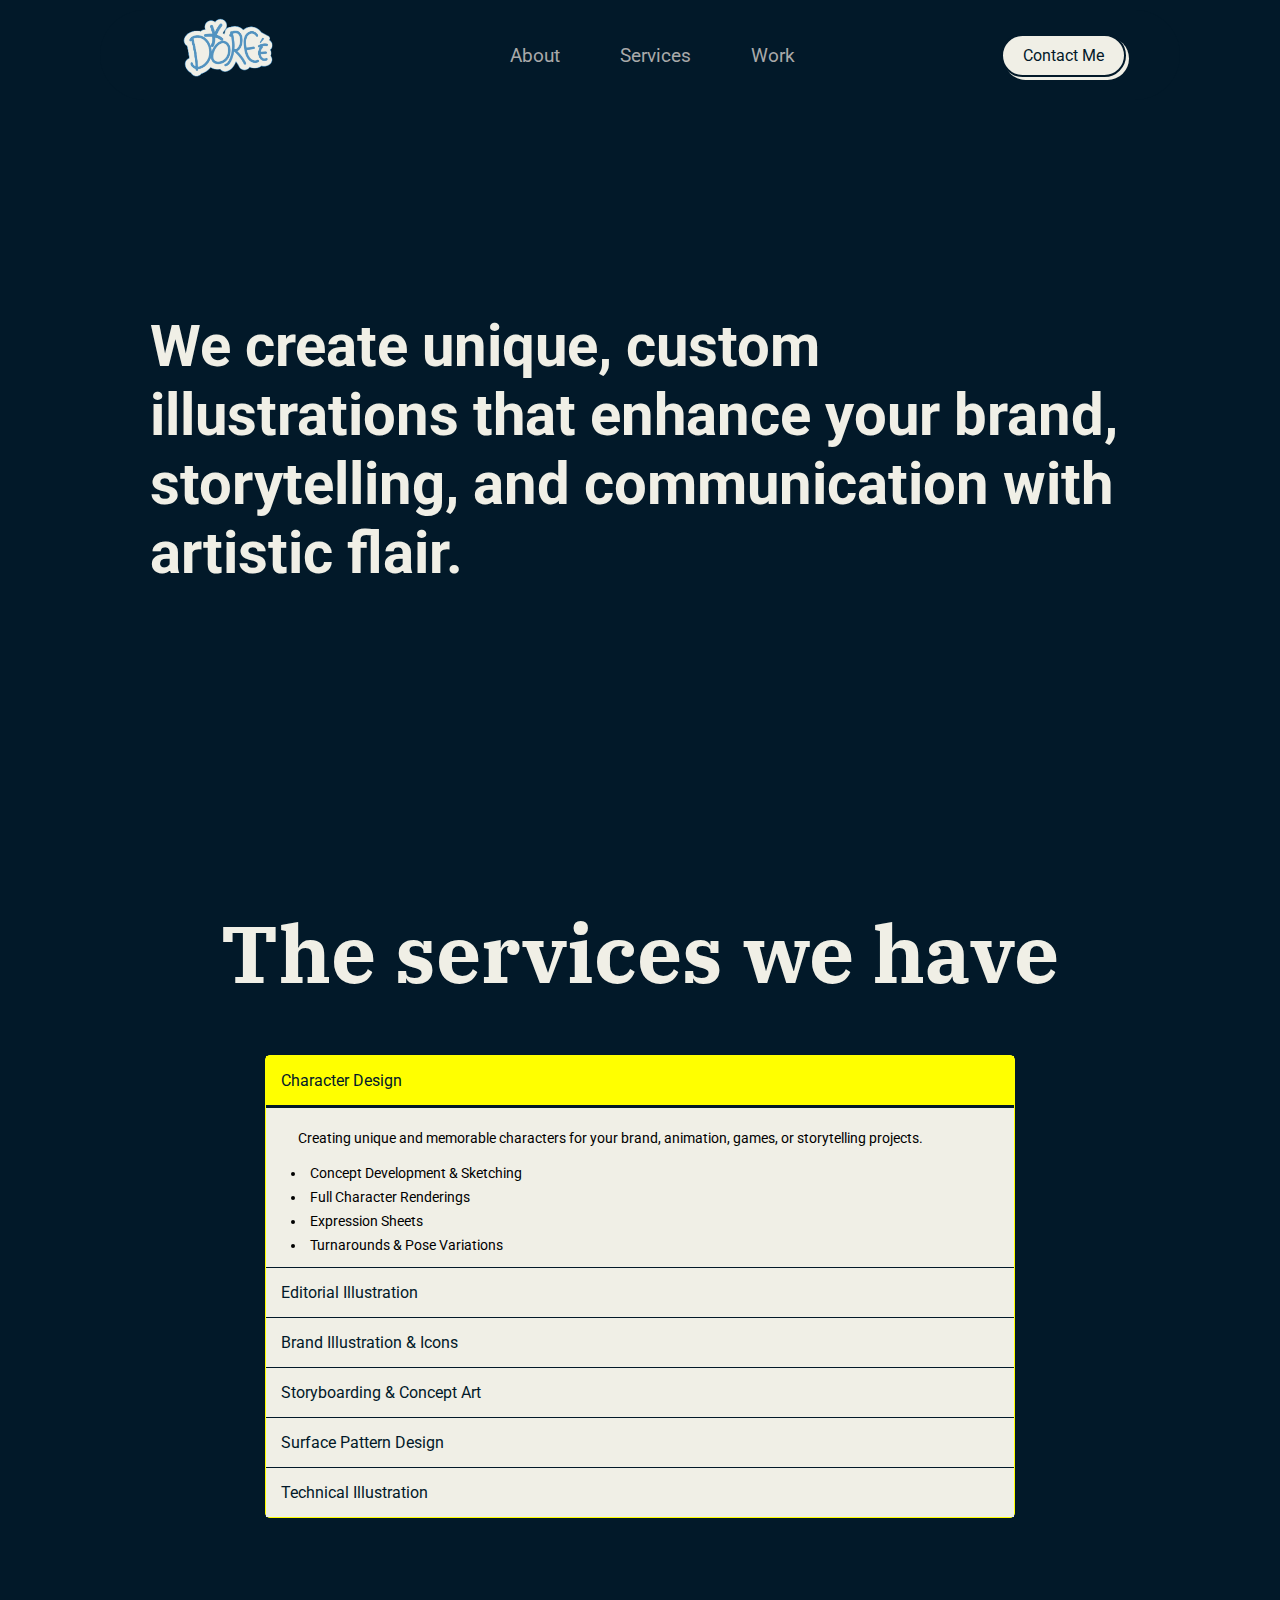
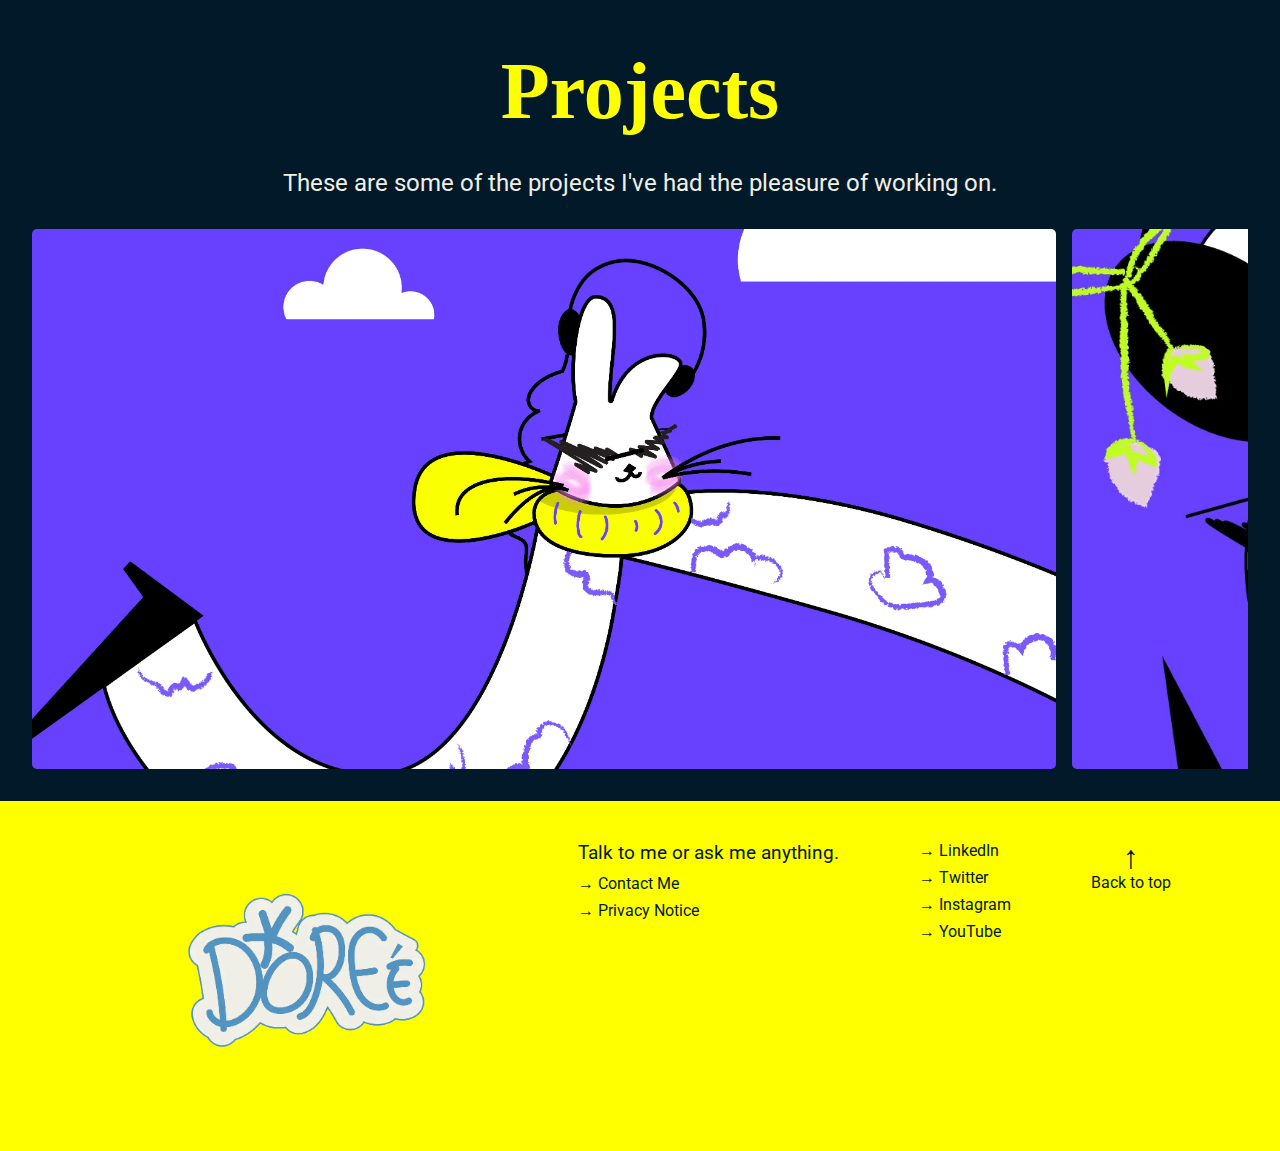
<file: html/illustration.html>
<!DOCTYPE html>
<html lang="en">

<head>
  <meta charset="UTF-8">
  <meta name="viewport" content="width=device-width, initial-scale=1.0">
  <meta name="description" content="Freelance designer specializing in branding, web design, and illustration.">
  <title>Portfolio</title>
<!-- Preconnect to font origins for performance -->
<link rel="preconnect" href="https://fonts.googleapis.com">
<link rel="preconnect" href="https://fonts.gstatic.com" crossorigin>
<!-- Google Fonts stylesheet -->
<link href="https://fonts.googleapis.com/css2?family=Roboto:ital,wght@0,100..900;1,100..900&family=IBM+Plex+Serif:ital,wght@0,100;0,200;0,300;0,400;0,500;0,600;0,700;1,100;1,200;1,300;1,400;1,500;1,600;1,700&display=swap" rel="stylesheet">
<!-- Custom styles -->
  <link rel="stylesheet" href="../css/style.css">
<!-- JS files -->
  <script defer src="../js/navbarHandlers.js"></script>
  <script defer src="../js/servicesAccordionHandlers.js"></script>
  <script defer src="../js/projectsCarouselHandlers.js"></script>
    <!-- Favicon -->
    <link rel="icon" href="../images/favicon.png" type="image/png">

</head>

<body>
   <!-- ========================== header ============================ -->
   <header class="header">
    <div class="header__inner">

      <!-- Logo de la página -->
      <a href="../index.html" title="logo of the website" class="header__logo">
        <picture>
          <source srcset="../images/webpagdesign.webp" type="image/webp">
          <img class="header__logo-image" src="../images/webpagdesign.webp" alt="Logo" loading="lazy">
        </picture>
      </a>

        <!-- Hamburger Button -->
    <button class="header__toggle" aria-label="Toggle menu" title="Hamburger menu">
      <span class="header__toggle-bar"></span>
      <span class="header__toggle-bar"></span>
      <span class="header__toggle-bar"></span>
    </button>

      <!-- Menú de navegación principal -->
      <nav class="header__nav">
        <ul class="header__nav-list">
          <li class="header__nav-item">
            <a href="about.html" title="landing page" class="header__nav-link">About</a>
          </li>
          <li class="header__nav-item header__nav-item--dropdown">
            <a href="services.html" class="header__nav-link" title="services i offer">Services</a>
            <ul class="header__dropdown-menu">
              <li><a href="webdesign.html" title="web design service">Web design</a></li>
              <li><a href="branding.html" title="branding service">Branding</a></li>
              <li><a href="illustration.html" title="illustration service">Illustration</a></li>
            </ul>
          </li>
          <li class="header__nav-item">
            <a href="work.html" class="header__nav-link" title="all the work ive done">Work</a>
          </li>
        </ul>
      </nav>

      <!-- Botón de contacto-->
      <a href="contact.html" class="header__contact-button" title="Send me a message">
        Contact Me
      </a>

    </div>
  </header>

  <!-- ======================= MAIN ======================== -->
  <main>
    <!-- Main content of the page -->

    <!-- About Hero Section: Introduction to services offered -->
    <div class="about-hero">
        <div class="about-hero__container">
            <p class="about-hero__large-text">We create unique, custom illustrations that enhance your brand, storytelling, and communication with artistic flair. </p>
        </div>
    </div>

    <!-- Services Accordion Section: Overview of services offered -->
    <section class="services-accordion">
        <h2 class="services__title">The services we have</h2>
        <div class="services-accordion__container">

            <!-- Service Item: Character Design -->
            <div class="services-accordion__item">
                <button class="services-accordion__title" title="Character Design services">Character Design</button>
                <div class="services-accordion__content">
                    <p>Creating unique and memorable characters for your brand, animation, games, or storytelling projects.</p>
                    <ul class="services-accordion__list">
                        <li class="services-accordion__list-item">Concept Development & Sketching</li>
                        <li class="services-accordion__list-item">Full Character Renderings</li>
                        <li class="services-accordion__list-item">Expression Sheets</li>
                        <li class="services-accordion__list-item">Turnarounds & Pose Variations</li>
                    </ul>
                </div>
            </div>

            <!-- Service Item: Editorial Illustration -->
            <div class="services-accordion__item">
                <button class="services-accordion__title" title="Editorial Illustration services">Editorial Illustration</button>
                <div class="services-accordion__content">
                    <p>Crafting compelling visuals to accompany articles, stories, and publications.</p>
                    <ul class="services-accordion__list">
                        <li class="services-accordion__list-item">Spot Illustrations</li>
                        <li class="services-accordion__list-item">Full-Page Illustrations</li>
                        <li class="services-accordion__list-item">Cover Art</li>
                        <li class="services-accordion__list-item">Infographics</li>
                    </ul>
                </div>
            </div>

            <!-- Service Item: Brand Illustration & Icons -->
            <div class="services-accordion__item">
                <button class="services-accordion__title" title="Brand Illustration & Icons services">Brand Illustration & Icons</button>
                <div class="services-accordion__content">
                    <p>Developing custom illustrations and icons that enhance your brand's visual language.</p>
                    <ul class="services-accordion__list">
                        <li class="services-accordion__list-item">Brand Mascot Design</li>
                        <li class="services-accordion__list-item">Custom Icon Sets</li>
                        <li class="services-accordion__list-item">Pattern Design</li>
                        <li class="services-accordion__list-item">Website & App Illustrations</li>
                    </ul>
                </div>
            </div>

            <!-- Service Item: Storyboarding & Concept Art -->
            <div class="services-accordion__item">
                <button class="services-accordion__title" title="Storyboarding & Concept Art services">Storyboarding & Concept Art</button>
                <div class="services-accordion__content">
                    <p>Visualizing narratives and concepts for film, animation, games, and other media.</p>
                    <ul class="services-accordion__list">
                        <li class="services-accordion__list-item">Sequential Story Panels</li>
                        <li class="services-accordion__list-item">Environment Concepts</li>
                        <li class="services-accordion__list-item">Prop & Object Design</li>
                        <li class="services-accordion__list-item">Visual Development</li>
                    </ul>
                </div>
            </div>

            <!-- Service Item: Surface Pattern Design -->
            <div class="services-accordion__item">
                <button class="services-accordion__title" title="Surface Pattern Design Services">Surface Pattern Design</button>
                <div class="services-accordion__content">
                    <p>Creating original and repeating patterns for textiles, packaging, and other surfaces.</p>
                    <ul class="services-accordion__list">
                        <li class="services-accordion__list-item">Seamless Pattern Creation</li>
                        <li class="services-accordion__list-item">Colorway Variations</li>
                        <li class="services-accordion__list-item">Mockups on Products</li>
                        <li class="services-accordion__list-item">Trend Research & Application</li>
                    </ul>
                </div>
            </div>

            <!-- Service Item: Technical Illustration -->
            <div class="services-accordion__item">
                <button class="services-accordion__title" title="Technical Illustration services">Technical Illustration</button>
                <div class="services-accordion__content">
                    <p>Creating clear and accurate visual representations for technical documentation and instructions.</p>
                    <ul class="services-accordion__list">
                        <li class="services-accordion__list-item">Diagrams & Schematics</li>
                        <li class="services-accordion__list-item">Product Assembly Instructions</li>
                        <li class="services-accordion__list-item">Cutaway Views</li>
                        <li class="services-accordion__list-item">Exploded Views</li>
                    </ul>
                </div>
            </div>

        </div>
    </section>

    <!-- Projects Section: Displaying various works -->
    <section class="projects">
        <h2 class="projects__title">Projects</h2>
        <p class="projects__description">These are some of the projects I've had the pleasure of working on.</p>
        <div class="projects__carousel">

            <!-- Project Item 1 -->
            <div class="projects__item">
                <picture>
                    <source srcset="../images/illustrationrabbit.webp" type="image/webp">
                    <img class="projects__image" src="../images/illustrationrabbit.jpg" alt="Project 1 description" loading="lazy">
                </picture>
            </div>

            <!-- Project Item 2 -->
            <div class="projects__item">
                <picture>
                    <source srcset="../images/illustration2.webp" type="image/webp">
                    <img class="projects__image" src="../images/illustration2.jpg" alt="Project 2 description" loading="lazy">
                </picture>
            </div>

            <!-- Project Item 3 -->
            <div class="projects__item">
                <picture>
                    <source srcset="../images/illustration3.webp" type="image/webp">
                    <img class="projects__image" src="../images/illustration3.jpg" alt="Project 3 description" loading="lazy">
                </picture>
            </div>

            <!-- Project Item 4 -->
            <div class="projects__item">
                <picture>
                    <source srcset="../images/illustartion4.webp" type="image/webp">
                    <img class="projects__image" src="../images/illustartion4.jpg" alt="Project 4 description" loading="lazy">
                </picture>
            </div>

            <!-- Project Item 5 -->
            <div class="projects__item">
                <picture>
                    <source srcset="../images/illustration5.webp" type="image/webp">
                    <img class="projects__image" src="../images/illustration5.jpg" alt="Project 5 description" loading="lazy">
                </picture>
            </div>

        </div>
    </section>

</main>

<!-- ===================== FOOTER ===================== -->
  <!-- Bloque: Pie de página con información de contacto y redes sociales -->
  <footer class="site-footer">

    <!-- Logo del pie de página -->
    <div class="site-footer__logo-container">
      <picture>
        <source srcset="../images/webpagdesign.webp" type="image/webp">
        <img src="../images/webpagdesign.jpg" alt="Your Logo" class="site-footer__logo" loading="lazy">
      </picture>
    </div>

    <!-- Información adicional en el footer -->
    <div class="site-footer__info">

      <!-- Información de contacto -->
      <div class="site-footer__contact">
        <p class="site-footer__heading">Talk to me or ask me anything.</p>
        <ul class="site-footer__links">
          <li><a href="contact.html" title="Get in touch with us">→ Contact Me</a></li>
          <li><a href="/privacy-notice" title="Read our privacy notice">→ Privacy Notice</a></li>
        </ul>
      </div>

      <!-- Redes sociales -->
      <div class="site-footer__social">
        <ul class="site-footer__links">
          <li><a href="https://linkedin.com/in/profile" target="_blank" rel="noreferrer"
              title="Visit my LinkedIn profile">→ LinkedIn</a></li>
          <li><a href="https://twitter.com/profile" target="_blank" rel="noreferrer"
              title="Visit my Twitter profile">→ Twitter</a></li>
          <li><a href="https://instagram.com/profile" target="_blank" rel="noreferrer"
              title="Visit my Instagram profile">→ Instagram</a></li>
          <li><a href="https://youtube.com/channel" target="_blank" rel="noreferrer"
              title="Visit my YouTube channel">→ YouTube</a></li>
        </ul>
      </div>

      <!-- Botón para volver al inicio -->
      <div class="site-footer__back-to-top">
        <a href="#top" title="Scroll back to the top of the page">
          <span aria-hidden="true">↑</span>
          Back to top
        </a>
      </div>

    </div>

  </footer>

</body>
</html>
</file>
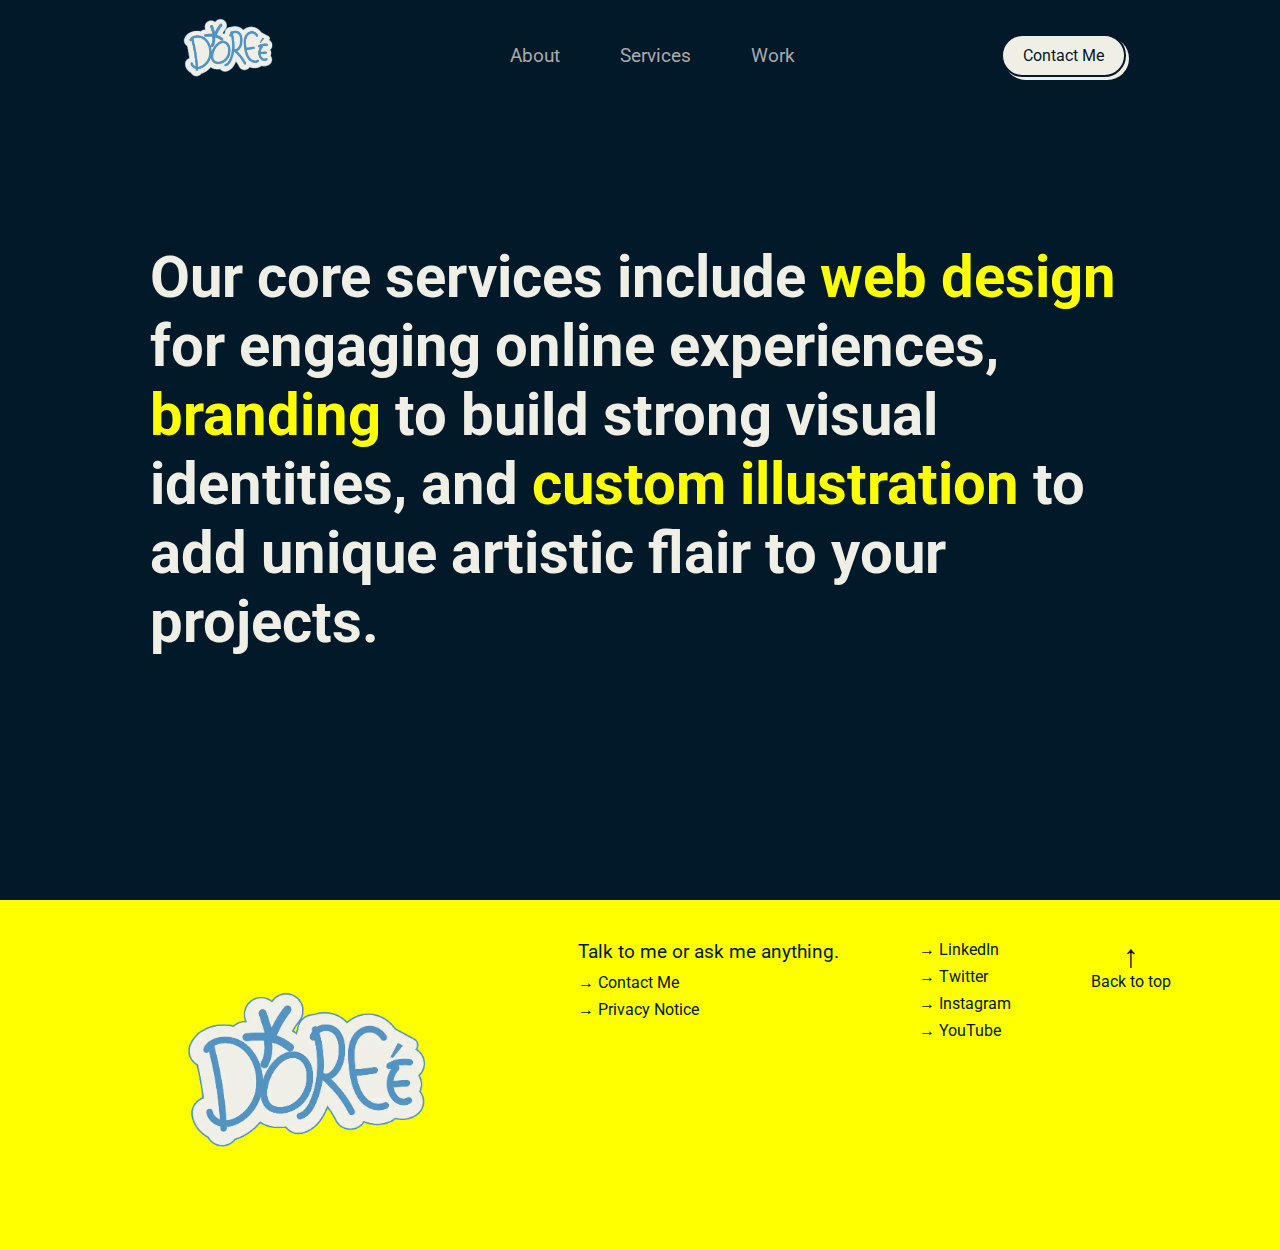
<file: html/services.html>
<!DOCTYPE html>
<html lang="en">

<head>
  <meta charset="UTF-8">
  <meta name="viewport" content="width=device-width, initial-scale=1.0">
  <meta name="description" content="Freelance designer specializing in branding, web design, and illustration.">
  <title>Portfolio</title>
<!-- Preconnect to font origins for performance -->
<link rel="preconnect" href="https://fonts.googleapis.com">
<link rel="preconnect" href="https://fonts.gstatic.com" crossorigin>
<!-- Google Fonts stylesheet -->
<link href="https://fonts.googleapis.com/css2?family=Roboto:ital,wght@0,100..900;1,100..900&family=IBM+Plex+Serif:ital,wght@0,100;0,200;0,300;0,400;0,500;0,600;0,700;1,100;1,200;1,300;1,400;1,500;1,600;1,700&display=swap" rel="stylesheet">
<!-- Custom styles -->
 <link rel="stylesheet" href="../css/style.css">
<!-- JS files -->
  <script defer src="../js/navbarHandlers.js"></script>
    <!-- Favicon -->
    <link rel="icon" href="../images/favicon.png" type="image/png">
</head>

<body>
    <!-- ========================== header ============================ -->
    <header class="header">
        <div class="header__inner">
    
          <!-- Logo de la página -->
          <a href="../index.html" title="logo of the website" class="header__logo">
            <picture>
             <source srcset="../images/webpagdesign.webp" type="image/webp">
            <img class="header__logo-image" src="../images/webpagdesign.webp" alt="Logo" loading="lazy">
          
            </picture>
          </a>
    
            <!-- Hamburger Button -->
        <button class="header__toggle" aria-label="Toggle menu" title="Hamburger menu">
          <span class="header__toggle-bar"></span>
          <span class="header__toggle-bar"></span>
          <span class="header__toggle-bar"></span>
        </button>
    
          <!-- Menú de navegación principal -->
          <nav class="header__nav">
            <ul class="header__nav-list">
              <li class="header__nav-item">
                <a href="about.html" title="landing page" class="header__nav-link">About</a>
              </li>
              <li class="header__nav-item header__nav-item--dropdown">
                <a href="services.html" class="header__nav-link" title="services i offer">Services</a>
                <ul class="header__dropdown-menu">
                  <li><a href="webdesign.html" title="web design service">Web design</a></li>
                  <li><a href="branding.html" title="branding service">Branding</a></li>
                  <li><a href="illustration.html" title="illustration service">Illustration</a></li>
                </ul>
              </li>
              <li class="header__nav-item">
                <a href="work.html" class="header__nav-link" title="all the work ive done">Work</a>
              </li>
            </ul>
          </nav>
    
          <!-- Botón de contacto-->
          <a href="contact.html" class="header__contact-button" title="Send me a message">
            Contact Me
          </a>
    
        </div>
      </header>
    
    <!-- ========================== MAIN ============================ -->
    <main>
        <!-- Título de la Sección  -->
        <div class="about-hero">
            <div class="about-hero__container">
                <p class="about-hero__large-text">Our core services include <span class="about-hero__span">web
                        design</span> for engaging online experiences,
                    <span class="about-hero__span">branding </span>to build strong visual identities, and <span
                        class="about-hero__span">custom illustration</span> to add unique artistic flair to
                    your projects.
                </p>
            </div>
        </div>
    </main>

   <!-- ===================== FOOTER ===================== -->
  <!-- Bloque: Pie de página con información de contacto y redes sociales -->
  <footer class="site-footer">

    <!-- Logo del pie de página -->
    <div class="site-footer__logo-container">
      <picture>
        <source srcset="../images/webpagdesign.webp" type="image/webp">
        <img src="../images/webpagdesign.jpg" alt="Your Logo" class="site-footer__logo" loading="lazy">
      </picture>
    </div>

    <!-- Información adicional en el footer -->
    <div class="site-footer__info">

      <!-- Información de contacto -->
      <div class="site-footer__contact">
        <p class="site-footer__heading">Talk to me or ask me anything.</p>
        <ul class="site-footer__links">
          <li><a href="contact.html" title="Get in touch with us">→ Contact Me</a></li>
          <li><a href="/privacy-notice" title="Read our privacy notice">→ Privacy Notice</a></li>
        </ul>
      </div>

      <!-- Redes sociales -->
      <div class="site-footer__social">
        <ul class="site-footer__links">
          <li><a href="https://linkedin.com/in/profile" target="_blank" rel="noreferrer"
              title="Visit my LinkedIn profile">→ LinkedIn</a></li>
          <li><a href="https://twitter.com/profile" target="_blank" rel="noreferrer"
              title="Visit my Twitter profile">→ Twitter</a></li>
          <li><a href="https://instagram.com/profile" target="_blank" rel="noreferrer"
              title="Visit my Instagram profile">→ Instagram</a></li>
          <li><a href="https://youtube.com/channel" target="_blank" rel="noreferrer"
              title="Visit my YouTube channel">→ YouTube</a></li>
        </ul>
      </div>

      <!-- Botón para volver al inicio -->
      <div class="site-footer__back-to-top">
        <a href="#top" title="Scroll back to the top of the page">
          <span aria-hidden="true">↑</span>
          Back to top
        </a>
      </div>

    </div>

  </footer>

</body>

</html>
</file>
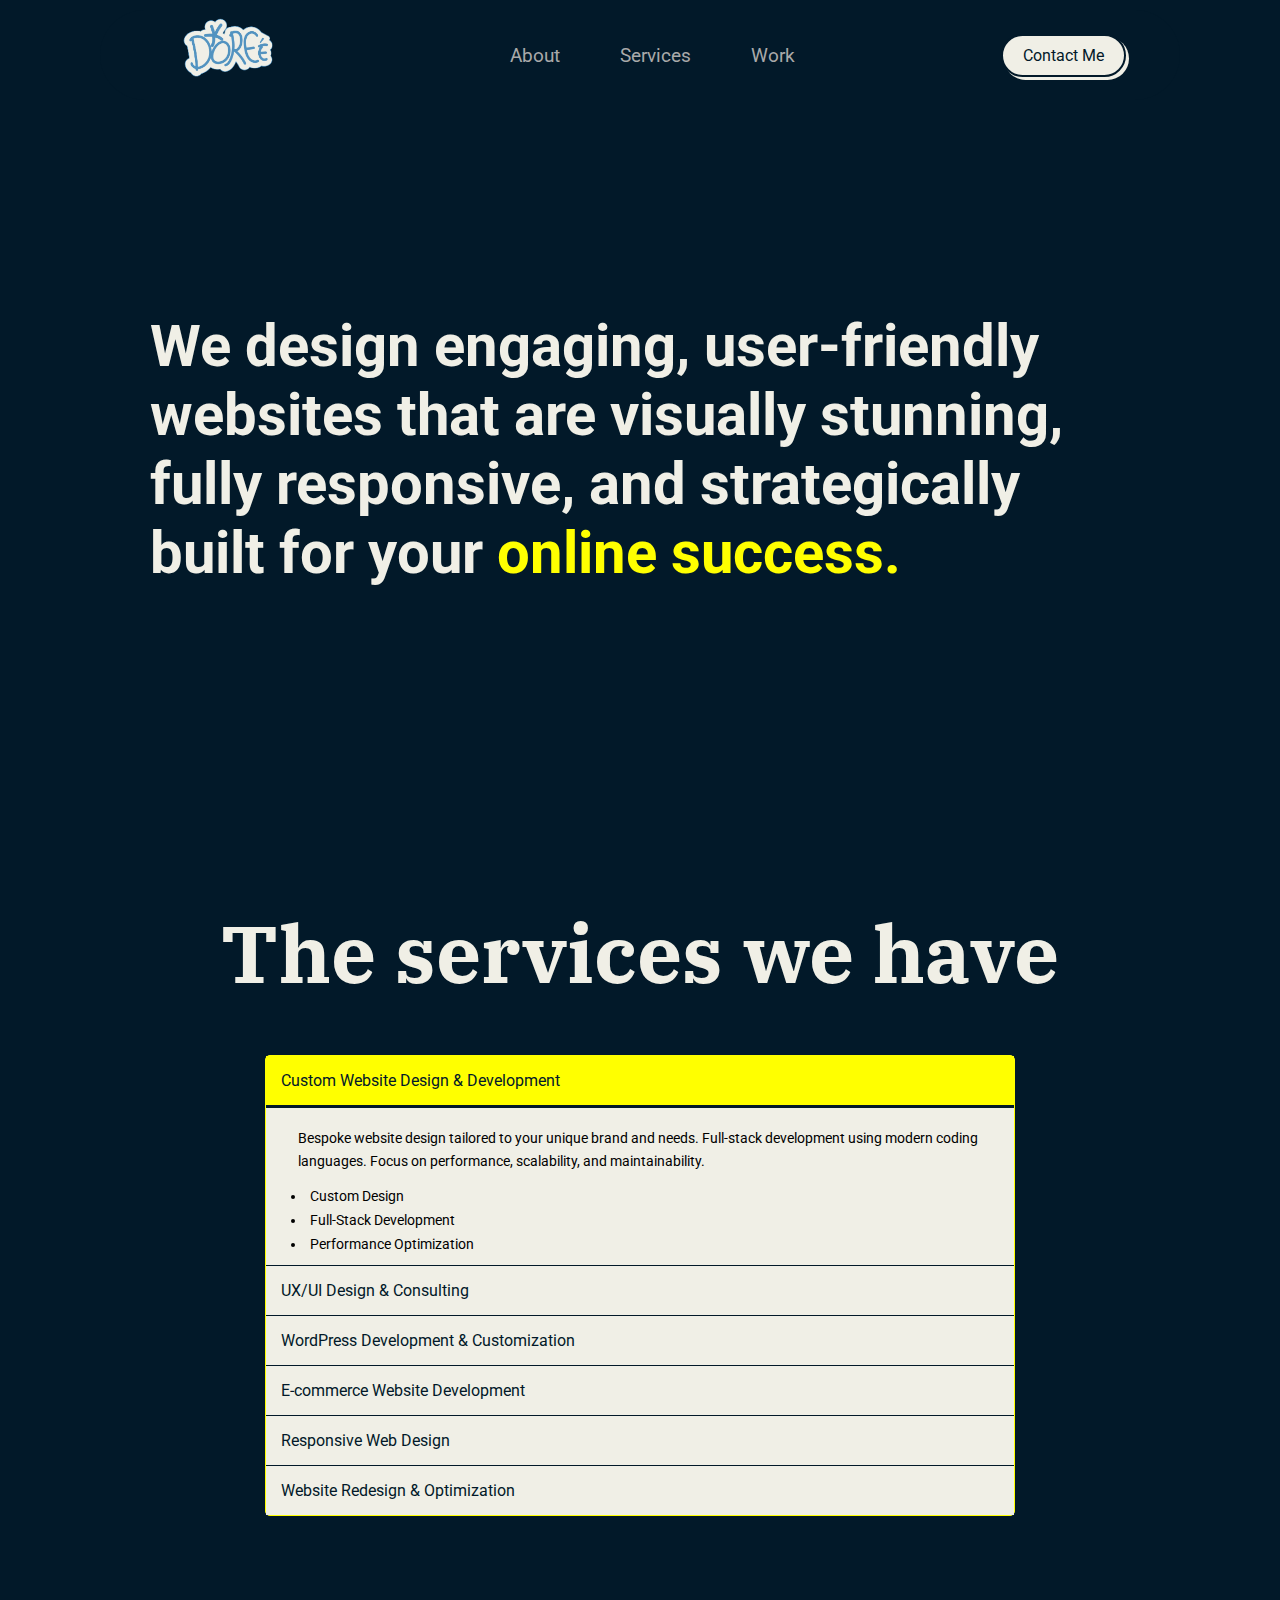
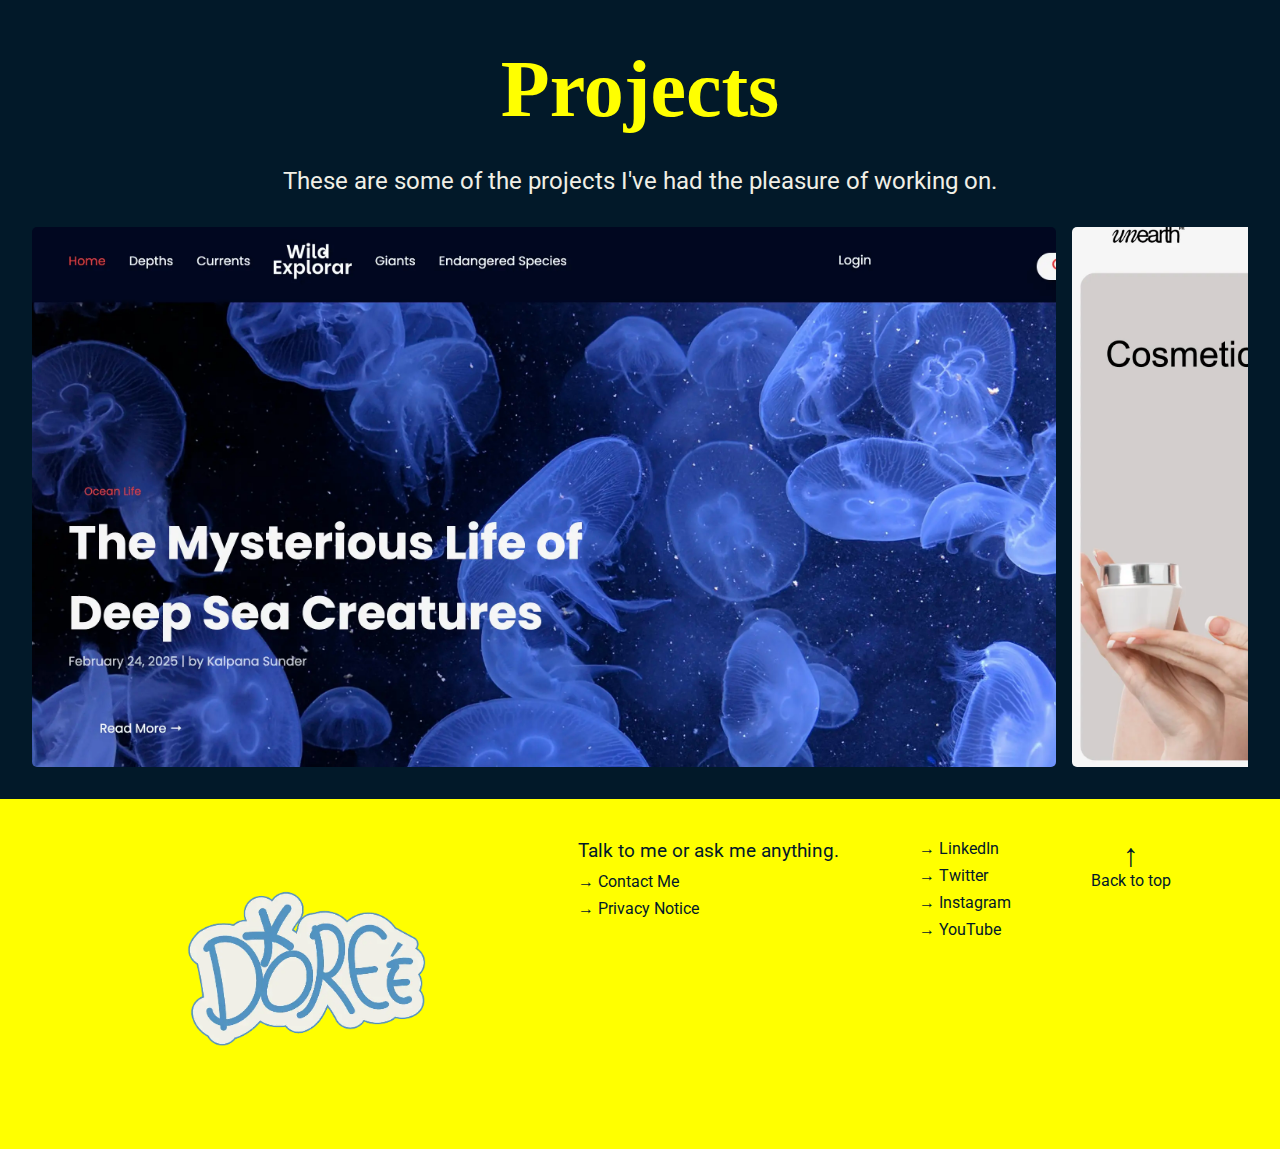
<file: html/webdesign.html>
<!DOCTYPE html>
<html lang="en">

<head>
  <meta charset="UTF-8">
  <meta name="viewport" content="width=device-width, initial-scale=1.0">
  <meta name="description" content="Freelance designer specializing in branding, web design, and illustration.">
  <title>Portfolio</title>
<!-- Preconnect to font origins for performance -->
<link rel="preconnect" href="https://fonts.googleapis.com">
<link rel="preconnect" href="https://fonts.gstatic.com" crossorigin>
<!-- Google Fonts stylesheet -->
<link href="https://fonts.googleapis.com/css2?family=Roboto:ital,wght@0,100..900;1,100..900&family=IBM+Plex+Serif:ital,wght@0,100;0,200;0,300;0,400;0,500;0,600;0,700;1,100;1,200;1,300;1,400;1,500;1,600;1,700&display=swap" rel="stylesheet">
<!-- Custom styles -->
  <link rel="stylesheet" href="../css/style.css">
<!-- JS files -->
  <script defer src="../js/navbarHandlers.js"></script>
  <script defer src="../js/servicesAccordionHandlers.js"></script>
  <script defer src="../js/projectsCarouselHandlers.js"></script>
    <!-- Favicon -->
    <link rel="icon" href="../images/favicon.png" type="image/png">

</head>


<body>
  <!-- ========================== header ============================ -->
  <header class="header">
    <div class="header__inner">

      <!-- Logo de la página -->
      <a href="../index.html" title="logo of the website" class="header__logo">
        <picture>
          <source srcset="../images/webpagdesign.webp" type="image/webp">
            <img class="header__logo-image" src="../images/webpagdesign.webp" alt="Logo" loading="lazy">
        </picture>
      </a>

        <!-- Hamburger Button -->
    <button class="header__toggle" aria-label="Toggle menu" title="Hamburger menu">
      <span class="header__toggle-bar"></span>
      <span class="header__toggle-bar"></span>
      <span class="header__toggle-bar"></span>
    </button>

      <!-- Menú de navegación principal -->
      <nav class="header__nav">
        <ul class="header__nav-list">
          <li class="header__nav-item">
            <a href="about.html" title="landing page" class="header__nav-link">About</a>
          </li>
          <li class="header__nav-item header__nav-item--dropdown">
            <a href="services.html" class="header__nav-link" title="services i offer">Services</a>
            <ul class="header__dropdown-menu">
              <li><a href="webdesign.html" title="web design service">Web design</a></li>
              <li><a href="branding.html" title="branding service">Branding</a></li>
              <li><a href="illustration.html" title="illustration service">Illustration</a></li>
            </ul>
          </li>
          <li class="header__nav-item">
            <a href="work.html" class="header__nav-link" title="all the work ive done">Work</a>
          </li>
        </ul>
      </nav>

      <!-- Botón de contacto-->
      <a href="contact.html" class="header__contact-button" title="Send me a message">
        Contact Me
      </a>
    </div>
  </header>

  <!-- ======================= MAIN ======================== -->
  <main>

    <!-- Sección de Título Principal -->
    <div class="about-hero">
      <div class="about-hero__container">
        <p class="about-hero__large-text">
          We design engaging, user-friendly websites that are visually stunning, fully responsive, and strategically
          built for your
          <span class="about-hero__span">online success.</span>
        </p>
      </div>
    </div>

    <!-- Sección de Servicios de Diseño Web (Acordeón) -->
    <section class="services-accordion">
      <h2 class="services__title">The services we have</h2>
      <div class="services-accordion__container">

        <!-- Servicio 1 -->
        <div class="services-accordion__item">
          <button class="services-accordion__title" title="Custom Website Design & Development services">Custom Website Design & Development</button>
          <div class="services-accordion__content">
            <p>Bespoke website design tailored to your unique brand and needs. Full-stack development using modern
              coding languages. Focus on performance, scalability, and maintainability.</p>
            <ul class="services-accordion__list">
              <li class="services-accordion__list-item">Custom Design</li>
              <li class="services-accordion__list-item">Full-Stack Development</li>
              <li class="services-accordion__list-item">Performance Optimization</li>
            </ul>
          </div>
        </div>

        <!-- Servicio 2 -->
        <div class="services-accordion__item">
          <button class="services-accordion__title" title="UX/UI Design & Consulting services">UX/UI Design & Consulting</button>
          <div class="services-accordion__content">
            <p>User research and analysis. Wireframing and prototyping. User interface (UI) design focused on
              aesthetics, usability, and accessibility. User testing and iteration.</p>
            <ul class="services-accordion__list">
              <li class="services-accordion__list-item">User Research</li>
              <li class="services-accordion__list-item">Wireframing & Prototyping</li>
              <li class="services-accordion__list-item">UI Design</li>
              <li class="services-accordion__list-item">User Testing</li>
            </ul>
          </div>
        </div>

        <!-- Servicio 3 -->
        <div class="services-accordion__item">
          <button class="services-accordion__title" title="WordPress Development & Customization services">WordPress Development & Customization</button>
          <div class="services-accordion__content">
            <p>Building websites using WordPress. Custom theme development. Plugin customization. Content migration and
              ongoing maintenance.</p>
            <ul class="services-accordion__list">
              <li class="services-accordion__list-item">WordPress Development</li>
              <li class="services-accordion__list-item">Custom Themes</li>
              <li class="services-accordion__list-item">Plugin Customization</li>
              <li class="services-accordion__list-item">Website Maintenance</li>
            </ul>
          </div>
        </div>

        <!-- Servicio 4 -->
        <div class="services-accordion__item">
          <button class="services-accordion__title" title="E-commerce Website Development services">E-commerce Website Development</button>
          <div class="services-accordion__content">
            <p>Building online stores. Product catalog setup. Shopping cart integration. Payment gateway integration.
            </p>
            <ul class="services-accordion__list">
              <li class="services-accordion__list-item">E-commerce Development</li>
              <li class="services-accordion__list-item">Product Catalog Setup</li>
              <li class="services-accordion__list-item">Shopping Cart Integration</li>
              <li class="services-accordion__list-item">Payment Gateways</li>
            </ul>
          </div>
        </div>

        <!-- Servicio 5 -->
        <div class="services-accordion__item">
          <button class="services-accordion__title" title="Responsive Web Design services">Responsive Web Design</button>
          <div class="services-accordion__content">
            <p>Websites that adapt to all screen sizes. Mobile-first design strategies.</p>
            <ul class="services-accordion__list">
              <li class="services-accordion__list-item">Responsive Design</li>
              <li class="services-accordion__list-item">Mobile-First Approach</li>
            </ul>
          </div>
        </div>

        <!-- Servicio 6 -->
        <div class="services-accordion__item">
          <button class="services-accordion__title" title="Website Redesign & Optimization services">Website Redesign & Optimization</button>
          <div class="services-accordion__content">
            <p>Modernizing websites. Performance optimization. Accessibility audits.</p>
            <ul class="services-accordion__list">
              <li class="services-accordion__list-item">Website Redesign</li>
              <li class="services-accordion__list-item">Performance Optimization</li>
              <li class="services-accordion__list-item">Accessibility</li>
            </ul>
          </div>
        </div>

      </div>
    </section>

    <!-- Sección de Carrusel de Proyectos -->
    <section class="projects">
      <h2 class="projects__title">Projects</h2>
      <p class="projects__description">These are some of the projects I've had the pleasure of working on.</p>
      <div class="projects__carousel">

        <!-- Proyecto 1 -->
        <div class="projects__item">
          <picture>
            <source srcset="../images/deepseawebsite.webp" type="image/webp">
            <img class="projects__image" src="../images/deepseawebsite.jpg" alt="Project 1 description">
          </picture>
        </div>

        <!-- Proyecto 2 -->
        <div class="projects__item">
          <picture>
            <source srcset="../images/skincarewebsite.webp" type="image/webp">
            <img class="projects__image" src="../images/skincarewebsite.jpg" alt="Project 2 description">
          </picture>
        </div>

        <!-- Proyecto 3 -->
        <div class="projects__item">
          <picture>
            <source srcset="../images/web3.webp" type="image/webp">
            <img class="projects__image" src="../images/web3.jpg" alt="Project 3 description">
          </picture>
        </div>

        <!-- Proyecto 4 -->
        <div class="projects__item">
          <picture>
            <source srcset="../images/web7.webp" type="image/webp">
            <img class="projects__image" src="../images/web7.jpg" alt="Project 4 description">
          </picture>
        </div>

        <!-- Proyecto 5 -->
        <div class="projects__item">
          <picture>
            <source srcset="../images/web8.webp" type="image/webp">
            <img class="projects__image" src="../images/web8.jpg" alt="Project 5 description">
          </picture>
        </div>

      </div>
    </section>

  </main>

 <!-- ===================== FOOTER ===================== -->
  <!-- Bloque: Pie de página con información de contacto y redes sociales -->
  <footer class="site-footer">

    <!-- Logo del pie de página -->
    <div class="site-footer__logo-container">
      <picture>
        <source srcset="../images/webpagdesign.webp" type="image/webp">
        <img src="../images/webpagdesign.jpg" alt="Your Logo" class="site-footer__logo" loading="lazy">
      </picture>
    </div>

    <!-- Información adicional en el footer -->
    <div class="site-footer__info">

      <!-- Información de contacto -->
      <div class="site-footer__contact">
        <p class="site-footer__heading">Talk to me or ask me anything.</p>
        <ul class="site-footer__links">
          <li><a href="contact.html" title="Get in touch with us">→ Contact Me</a></li>
          <li><a href="/privacy-notice" title="Read our privacy notice">→ Privacy Notice</a></li>
        </ul>
      </div>

      <!-- Redes sociales -->
      <div class="site-footer__social">
        <ul class="site-footer__links">
          <li><a href="https://linkedin.com/in/profile" target="_blank" rel="noreferrer"
              title="Visit my LinkedIn profile">→ LinkedIn</a></li>
          <li><a href="https://twitter.com/profile" target="_blank" rel="noreferrer"
              title="Visit my Twitter profile">→ Twitter</a></li>
          <li><a href="https://instagram.com/profile" target="_blank" rel="noreferrer"
              title="Visit my Instagram profile">→ Instagram</a></li>
          <li><a href="https://youtube.com/channel" target="_blank" rel="noreferrer"
              title="Visit my YouTube channel">→ YouTube</a></li>
        </ul>
      </div>

      <!-- Botón para volver al inicio -->
      <div class="site-footer__back-to-top">
        <a href="#top" title="Scroll back to the top of the page">
          <span aria-hidden="true">↑</span>
          Back to top
        </a>
      </div>

    </div>

  </footer>


</body>

</html>
</file>
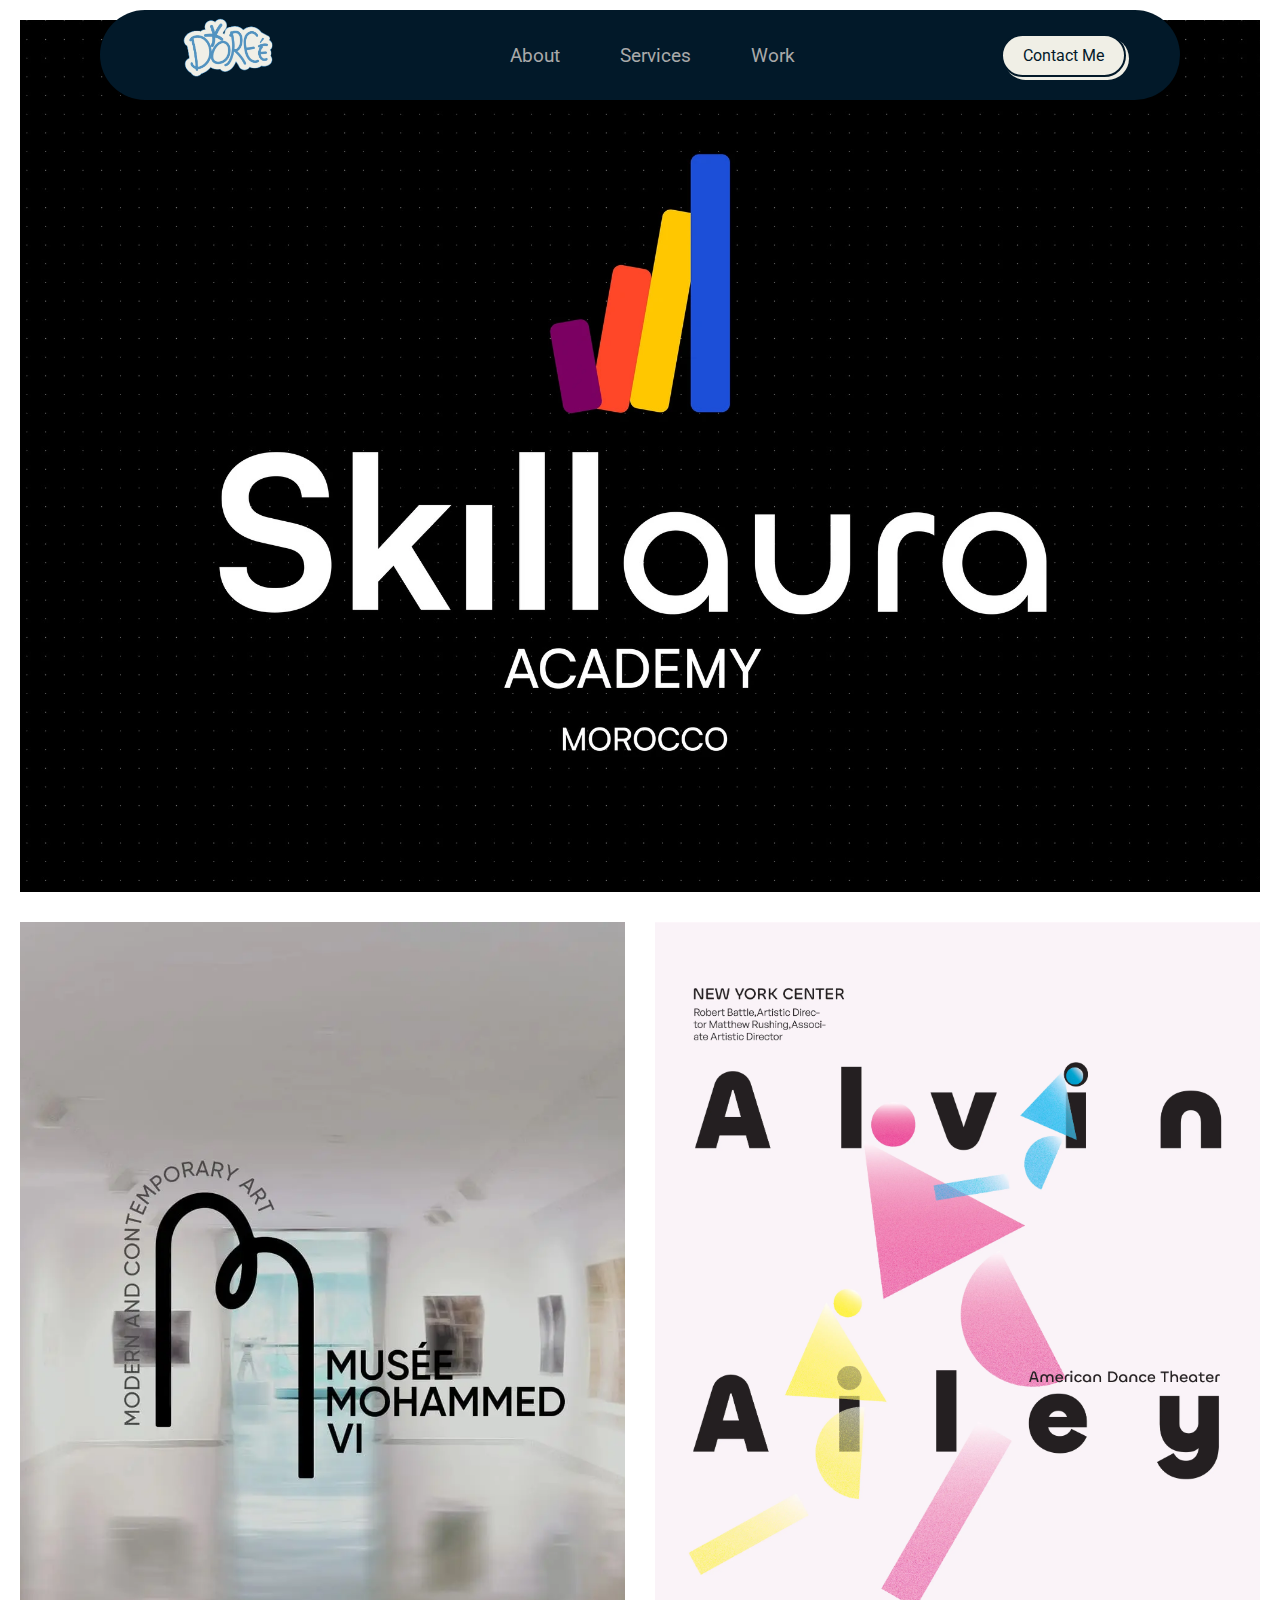
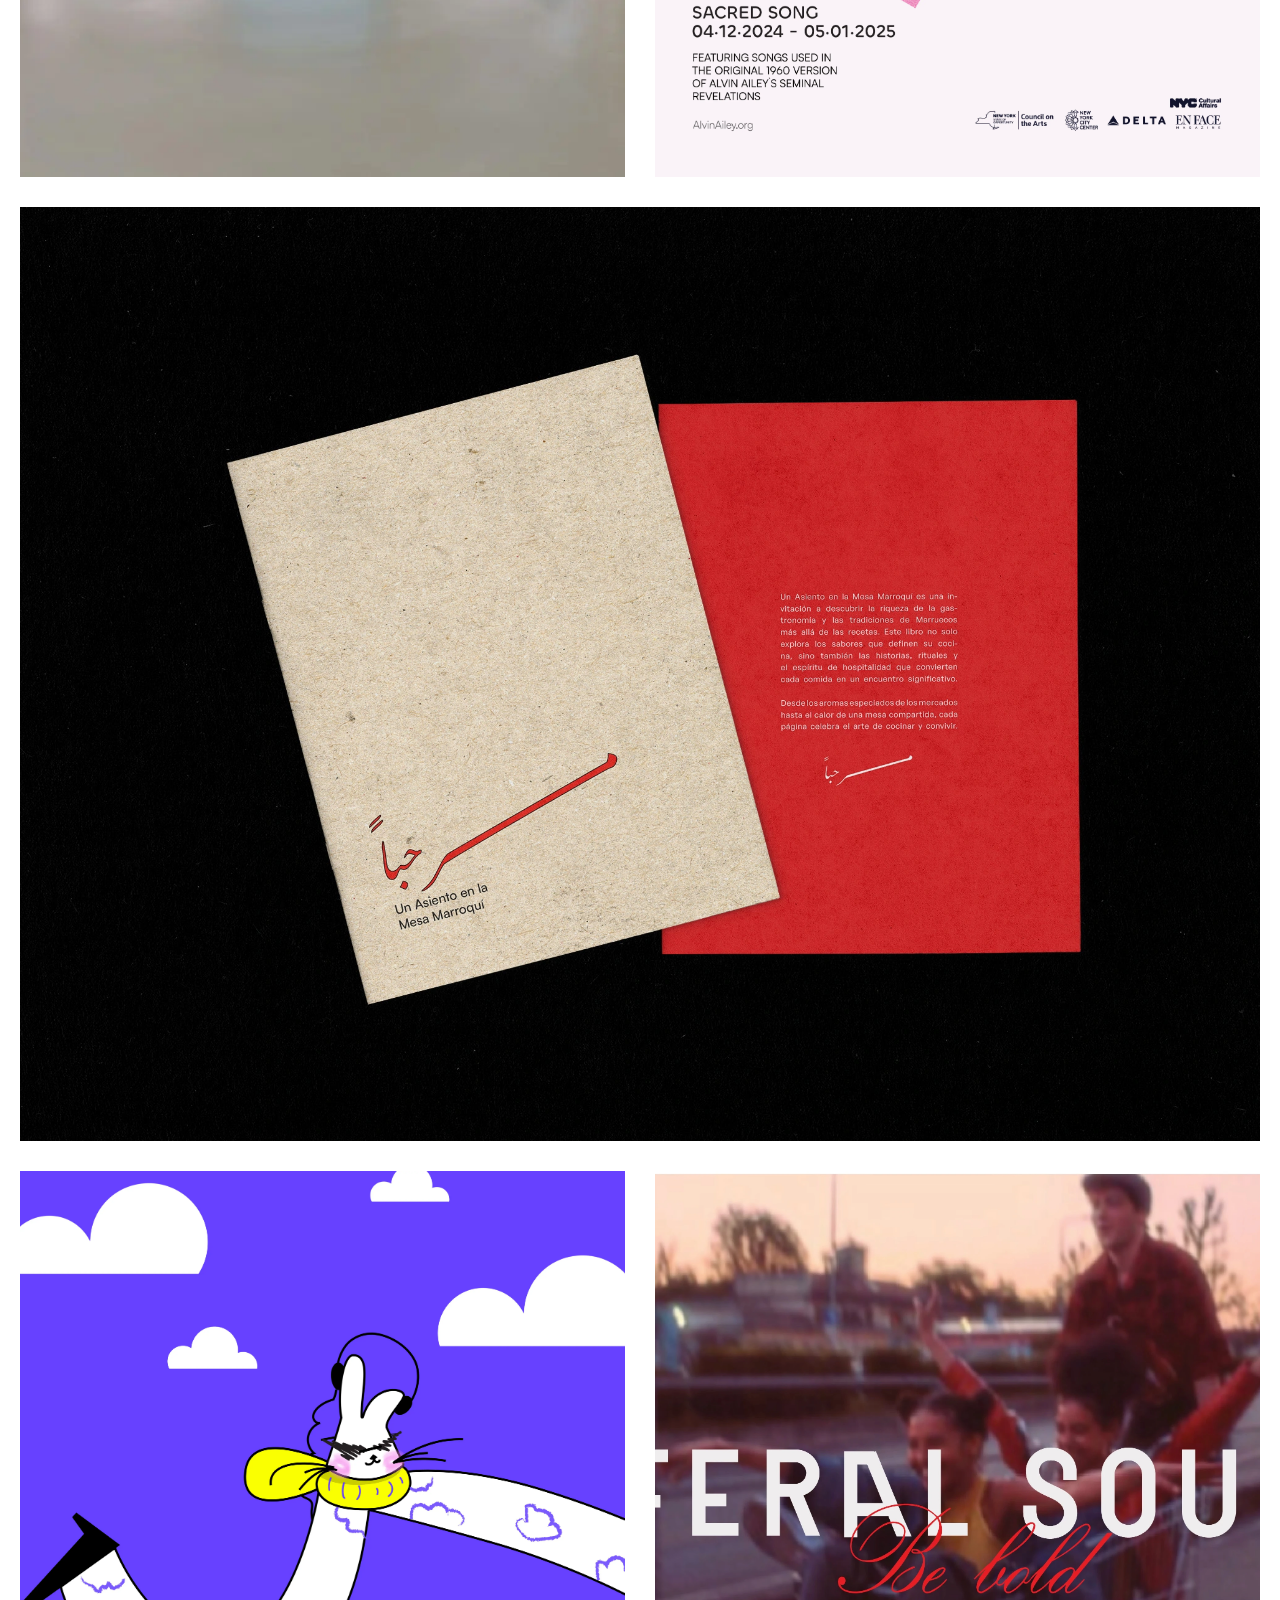
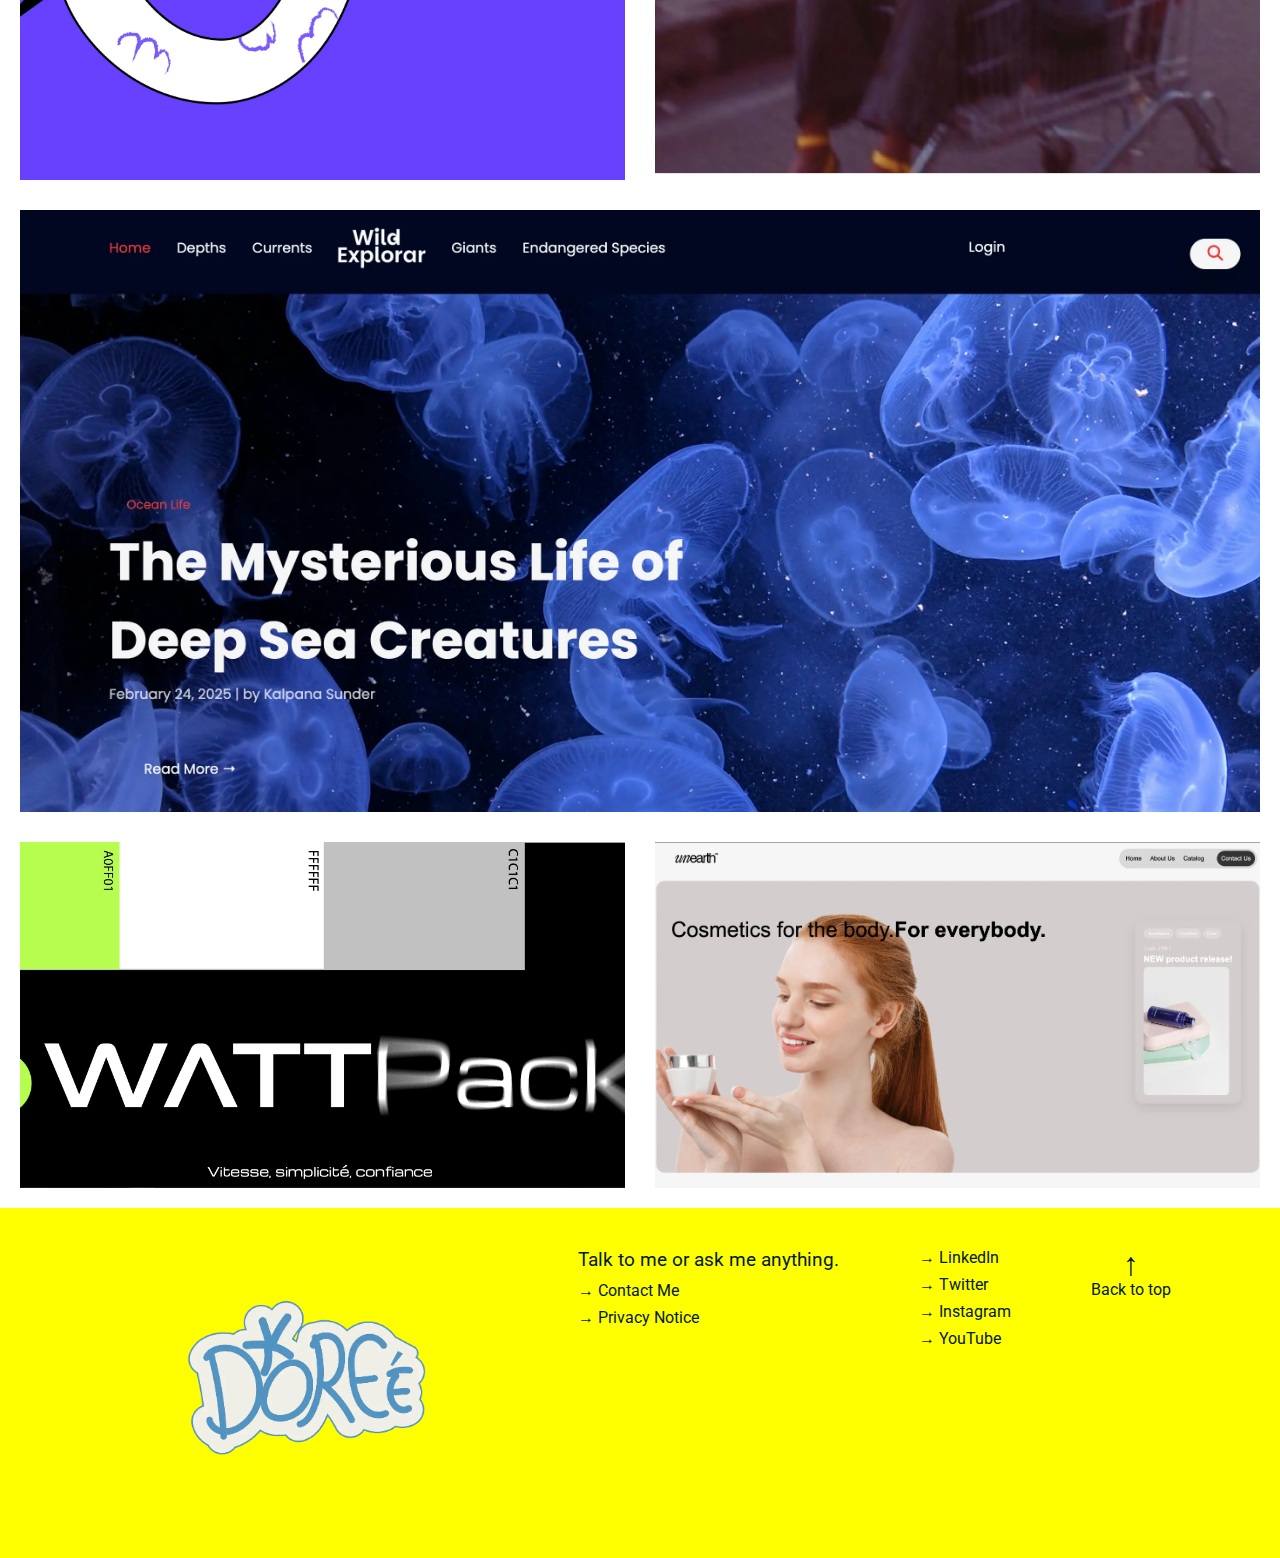
<file: html/work.html>
<!DOCTYPE html>
<html lang="en">

<head>
  <meta charset="UTF-8">
  <meta name="viewport" content="width=device-width, initial-scale=1.0">
  <meta name="description" content="Freelance designer specializing in branding, web design, and illustration.">
  <title>Portfolio</title>
<!-- Preconnect to font origins for performance -->
<link rel="preconnect" href="https://fonts.googleapis.com">
<link rel="preconnect" href="https://fonts.gstatic.com" crossorigin>
<!-- Google Fonts stylesheet -->
<link href="https://fonts.googleapis.com/css2?family=Roboto:ital,wght@0,100..900;1,100..900&family=IBM+Plex+Serif:ital,wght@0,100;0,200;0,300;0,400;0,500;0,600;0,700;1,100;1,200;1,300;1,400;1,500;1,600;1,700&display=swap" rel="stylesheet">
<!-- Custom styles -->
 <link rel="stylesheet" href="../css/style.css">
<!-- JS files -->
  <script defer src="../js/navbarHandlers.js"></script>
    <!-- Favicon -->
    <link rel="icon" href="../images/favicon.png" type="image/png">
</head>

<body>
 <!-- ========================== header ============================ -->
 <header class="header">
  <div class="header__inner">

    <!-- Logo de la página -->
    <a href="../index.html" title="logo of the website" class="header__logo">
      <picture>
        <source srcset="../images/webpagdesign.webp" type="image/webp">
            <img class="header__logo-image" src="../images/webpagdesign.webp" alt="Logo" loading="lazy">
      </picture>
    </a>

      <!-- Hamburger Button -->
  <button class="header__toggle" aria-label="Toggle menu" title="Hamburger menu">
    <span class="header__toggle-bar"></span>
    <span class="header__toggle-bar"></span>
    <span class="header__toggle-bar"></span>
  </button>

    <!-- Menú de navegación principal -->
    <nav class="header__nav">
      <ul class="header__nav-list">
        <li class="header__nav-item">
          <a href="about.html" title="landing page" class="header__nav-link">About</a>
        </li>
        <li class="header__nav-item header__nav-item--dropdown">
          <a href="services.html" class="header__nav-link" title="services i offer">Services</a>
          <ul class="header__dropdown-menu">
            <li><a href="webdesign.html" title="web design service">Web design</a></li>
            <li><a href="branding.html" title="branding service">Branding</a></li>
            <li><a href="illustration.html" title="illustration service">Illustration</a></li>
          </ul>
        </li>
        <li class="header__nav-item">
          <a href="work.html" class="header__nav-link" title="all the work ive done">Work</a>
        </li>
      </ul>
    </nav>

    <!-- Botón de contacto-->
    <a href="contact.html" class="header__contact-button" title="Send me a message">
      Contact Me
    </a>

  </div>
</header>

<!-- ======================= MAIN ======================== -->
   <!-- Estructura General: Contenido Principal -->
<main>
  
  <!-- Bloque: Sección de la cuadrícula de imágenes -->
  <div class="image-grid-section">
    <div class="image-grid-container">

      <!-- Bloque: Elemento de cuadrícula de imagen 1 -->
      <div class="image-grid-item image-grid-item--tall">
        <a href="project1.html" title="skillaura school project"> 
          <picture>
            <source srcset="../images/project1/thumb3.webp" type="image/webp">
            <img src="../images/project1/thumb3.jpg" alt="soft skill school project" class="image-grid__image" loading="lazy">
          </picture>
          <div class="image-grid__overlay">
            <span class="image-grid__text">See more</span>
          </div>
        </a>
      </div>

      <!-- Bloque: Elemento de cuadrícula de imagen 2 -->
      <div class="image-grid-item">
        <a href="project2.html" title="Museum project">  
          <picture>
            <source srcset="../images/project2/thumbnail-02.webp" type="image/webp">
            <img src="../images/project2/thumbnail-02.jpg" alt="Museum project" class="image-grid__image" loading="lazy">
          </picture>
          <div class="image-grid__overlay">
            <span class="image-grid__text">See more</span>
          </div>
        </a>
      </div>

      <!-- Bloque: Elemento de cuadrícula de imagen 3 -->
      <div class="image-grid-item">
        <a href="project-details-3.html" title="poster project">  
          <picture>
            <source srcset="../images/poster.webp" type="image/webp">
            <img src="../images/poster.jpg" alt="rabbit illustration" class="image-grid__image" loading="lazy">
          </picture>
          <div class="image-grid__overlay">
            <span class="image-grid__text">See more</span>
          </div>
        </a>
      </div>

      <!-- Bloque: Elemento de cuadrícula de imagen 4 -->
      <div class="image-grid-item image-grid-item--tall">
        <a href="project3.html" title="magazine project">  
          <picture>
            <source srcset="../images/project3/magazine.webp" type="image/webp">
            <img src="../images/project3/magazine.jpg" alt="Image 4" class="image-grid__image" loading="lazy">
          </picture>
          <div class="image-grid__overlay">
            <span class="image-grid__text">See more</span>
          </div>
        </a>
      </div>

      <!-- Bloque: Elemento de cuadrícula de imagen 5 -->
      <div class="image-grid-item">
        <a href="project-details-5.html" title="illustration project">  
          <picture>
            <source srcset="../images/illustrationrabbit.webp" type="image/webp">
            <img src="../images/illustrationrabbit.jpg" alt="Image 5" class="image-grid__image" loading="lazy">
          </picture>
          <div class="image-grid__overlay">
            <span class="image-grid__text">See more</span>
          </div>
        </a>
      </div>

      <!-- Bloque: Elemento de cuadrícula de imagen 6 -->
      <div class="image-grid-item">
        <a href="project-details-6.html" title="feral soul project">  
          <picture>
            <source srcset="../images/feralsoulbranding.webp" type="image/webp">
            <img src="../images/feralsoulbranding.jpg" alt="Image 6" class="image-grid__image" loading="lazy">
          </picture>
          <div class="image-grid__overlay">
            <span class="image-grid__text">See more</span>
          </div>
        </a>
      </div>

      <!-- Bloque: Elemento de cuadrícula de imagen 7 -->
      <div class="image-grid-item image-grid-item--tall">
        <a href="project-details-7.html" title="sea web page project">  
          <picture>
            <source srcset="../images/deepseawebsite.webp" type="image/webp">
            <img src="../images/deepseawebsite.jpg" alt="Image 7" class="image-grid__image" loading="lazy">
          </picture>
          <div class="image-grid__overlay">
            <span class="image-grid__text">See more</span>
          </div>
        </a>
      </div>

      <!-- Bloque: Elemento de cuadrícula de imagen 8 -->
      <div class="image-grid-item">
        <a href="project-details-8.html" title="wattpack project">  
          <picture>
            <source srcset="../images/wattpack.webp" type="image/webp">
            <img src="../images/wattpack.jpg" alt="Image 8" class="image-grid__image" loading="lazy">
          </picture>
          <div class="image-grid__overlay">
            <span class="image-grid__text">See more</span>
          </div>
        </a>
      </div>

      <!-- Bloque: Elemento de cuadrícula de imagen 9 -->
      <div class="image-grid-item">
        <a href="project-details-9.html" title="skincare web project">  
          <picture>
            <source srcset="../images/skincarewebsite.webp" type="image/webp">
            <img src="../images/skincarewebsite.jpg" alt="Image 9" class="image-grid__image" loading="lazy">
          </picture>
          <div class="image-grid__overlay">
            <span class="image-grid__text">See more</span>
          </div>
        </a>
      </div>

    </div>
  </div>

</main>


<!-- ===================== FOOTER ===================== -->
  <!-- Bloque: Pie de página con información de contacto y redes sociales -->
  <footer class="site-footer">

    <!-- Logo del pie de página -->
    <div class="site-footer__logo-container">
      <picture>
        <source srcset="../images/webpagdesign.webp" type="image/webp">
        <img src="../images/webpagdesign.jpg" alt="Your Logo" class="site-footer__logo" loading="lazy">
      </picture>
    </div>

    <!-- Información adicional en el footer -->
    <div class="site-footer__info">

      <!-- Información de contacto -->
      <div class="site-footer__contact">
        <p class="site-footer__heading">Talk to me or ask me anything.</p>
        <ul class="site-footer__links">
          <li><a href="contact.html" title="Get in touch with us">→ Contact Me</a></li>
          <li><a href="/privacy-notice" title="Read our privacy notice">→ Privacy Notice</a></li>
        </ul>
      </div>

      <!-- Redes sociales -->
      <div class="site-footer__social">
        <ul class="site-footer__links">
          <li><a href="https://linkedin.com/in/profile" target="_blank" rel="noreferrer"
              title="Visit my LinkedIn profile">→ LinkedIn</a></li>
          <li><a href="https://twitter.com/profile" target="_blank" rel="noreferrer"
              title="Visit my Twitter profile">→ Twitter</a></li>
          <li><a href="https://instagram.com/profile" target="_blank" rel="noreferrer"
              title="Visit my Instagram profile">→ Instagram</a></li>
          <li><a href="https://youtube.com/channel" target="_blank" rel="noreferrer"
              title="Visit my YouTube channel">→ YouTube</a></li>
        </ul>
      </div>

      <!-- Botón para volver al inicio -->
      <div class="site-footer__back-to-top">
        <a href="#top" title="Scroll back to the top of the page">
          <span aria-hidden="true">↑</span>
          Back to top
        </a>
      </div>

    </div>

  </footer>

</body>
</html>
</file>
<file: css/style.css>
* {
    margin: 0;
    padding: 0;
    border: 0;
    box-sizing: border-box;
    }

    :root {
      /* Color de fondo principal */
      --background-color: #021929;
      /* Color de texto principal */
      --text-color: #F0EFE6;
      /* Color del texto no seleccionado */
      --inselected-text:#a9a9a9;
      /* Color de resaltado */
      --highlight-color:  #ffff00 ;
      /* Fuente principal para el texto */
      --main-font-family: "Roboto", sans-serif;
      /* Fuente secundaria para el texto */
      --secondary-font-family: "IBM Plex Serif", serif;
      /* Tamaño de fuente para los encabezados */
      --header-font-size: 5em;
      /* Tamaño de fuente responsivo para los encabezados */
      --responsive-header-font-size:3em;
         /* Tamaño de fuente para texto */
      --text-font-size:1em;
      --description-text-font-size:1.5rem;
  }

    html, body {
        scroll-behavior: smooth;
      /* === Prevent Horizontal Scroll === */
        max-width: 100%;
        overflow-x: hidden;
    }

/* -------------------- HEADER -------------------- */

/* Estilos generales del header */
.header {
  padding: .625rem 6.25rem;
  position: fixed; /* Se fija en la parte superior de la pantalla */
  top: 0;
  left: 0;
  width: 100%;
  z-index: 10; /* Se asegura que esté encima de otros elementos */
}

/* Estilos del header cuando se ha hecho scroll */
.header .scrolled {
  margin: .3125rem 1.25rem;
  transition: margin 0.3s ease-in-out; /* Animación suave en cambio de margen */
}

/* Estilos adicionales del header cuando se ha hecho scroll */
.header__inner.scrolled {
  background-color: rgba(210, 212, 214, 0.7); /* Fondo semitransparente */
  backdrop-filter: blur(.625rem); /* Aplica efecto de desenfoque */
  padding: .0187rem 15%;
}

/* Contenedor interno del header */
.header__inner {
  display: flex;
  align-items: center;   /* Centra verticalmente los elementos dentro del header */
  justify-content: space-between;
  background-color: var(--background-color);
  max-height: 5.625rem;   /* Limita la altura máxima */
  padding: .0187rem 5%;
  border-radius: 6.25rem;
  transition: background-color 0.3s ease, backdrop-filter 0.3s ease, padding 0.3s ease; /* Transiciones suaves */
}

/* Logo del header */
.header__logo {
  text-decoration: none; /* Elimina subrayado de enlaces */
}

/* Imagen del logo */
.header__logo-image {
  width: 9.375rem;
}

/* Lista de navegación */
.header__nav-list {
  list-style: none;
  display: flex; /* Elementos de navegación en fila */
}

/* Ítems de navegación */
.header__nav-item {
  padding: 0rem 1.875rem;
}

/* Enlaces de navegación */
.header__nav-link {
  text-decoration: none;
  color: var(--inselected-text);
  font-size: 1.2em;
  font-family: var(--main-font-family);
  transition: color 0.3s ease-in-out; /* Cambio de color suave al pasar el mouse */
}
/* Hover de Enlaces de navegación */
.header__nav-link:hover{
 color: var(--highlight-color);
}


/* Color de enlaces cuando el header está scrolleado */
.header__inner.scrolled .header__nav-link {
  color: var(--background-color);
}

/* Hover de enlaces de navegación cuando el header está scrolleado  */
.header__inner.scrolled .header__nav-link:hover {
  color: var(--highlight-color);
}
/* --------- MENÚ DESPLEGABLE (Dropdown) --------- */

/* Ítem que contiene el dropdown */
.header__nav-item--dropdown {
  position: relative;
  display: inline-block;
}

/* Menú desplegable oculto inicialmente */
.header__dropdown-menu {
  position: absolute;   /* Posiciona el menú absolutamente respecto a su contenedor padre 
  para que se ubique debajo del elemento principal */
  font-family: var(--main-font-family);
  top: 100%;
  left: 0;
  background: var(--text-color);
  min-width: 12.5rem;
  box-shadow: 0 .125rem .3125rem rgba(0, 0, 0, 0.1); /* sombra de menu desplegable */
  opacity: 0; /*ocultar menu*/
  transition: opacity 0.3s ease;
  pointer-events: none; /* Desactiva clics mientras está oculto */
  border-radius: 0.7rem;
  list-style: none;
}

/* Mostrar menú al pasar el mouse */
.header__nav-item--dropdown:hover .header__dropdown-menu {
  opacity: 1; /*mostrat menu*/
  pointer-events: auto;
}

/* Enlaces dentro del dropdown */
.header__dropdown-menu a {
  color: var(--inselected-text);
  padding: 1rem 1rem;
  text-decoration: none;
  display: block;
}

/* Hover en los enlaces del dropdown */
.header__dropdown-menu a:hover {
  background: var(--background-color);
  color: var(--highlight-color);
}

/* --------- BOTÓN DE CONTACTO --------- */

.header__contact-button {
  color: var(--background-color);
  background-color: var(--text-color);
  border: solid .125rem var(--background-color);
  box-shadow: .1875rem .1875rem 0rem 0rem rgba(240,239,230,1);
  font-family: var(--main-font-family);
  border-radius: 1.5625rem;
  padding: .625rem 1.25rem;
  cursor: pointer;
  font-size: var(--text-font-size);
  transition: background-color 0.5s ease-in-out; /* transition de color de fondo fluida" */
  text-decoration: none;
}

/* Animación del botón de contacto al hacer hover */
.header__contact-button:hover {
  animation: wobble 1s; /* Animación personalizada de "tambaleo" */
  background-color: var(--highlight-color);
}

/* Definición de la animación "wobble" 
   Esta animación crea un efecto de sacudida horizontal con ligeras rotaciones */
@keyframes wobble {
0%, 100% { transform: translateX(0%); }     /* Punto de inicio y final: posición original, sin desplazamiento */
15% { transform: translateX(-25%) rotate(-5deg); }
30% { transform: translateX(20%) rotate(3deg); }
45% { transform: translateX(-15%) rotate(-3deg); }
60% { transform: translateX(10%) rotate(2deg); }
75% { transform: translateX(-5%) rotate(-1deg); }
}

/* --------- BOTÓN HAMBURGUESA --------- */

.header__toggle {
  display: none; /* Oculto en pantallas grandes */
  flex-direction: column;
  justify-content: space-between;
  width: 1.5625rem;
  height: 1.125rem;
  background: none;
  border: none;
  cursor: pointer;
  z-index: 11; /* Más arriba que el header */
}

/* Barras del botón hamburguesa */
.header__toggle-bar {
  width: 100%;
  height: .1875rem;
  background-color: var(--text-color);
  border-radius: .125rem;
}

/* -------------------- HERO SECTION -------------------- */

/* Ajuste mínimo para que el main cubra toda la pantalla menos el header y footer */
body {
  min-height: calc(100vh - 27.5rem);
}

/* Hero general */
.hero {
  width: 100%;
  height: 100vh; /* Ocupa toda la pantalla */
  display: flex;
  justify-content: center;
  align-items: center;
  background: var(--text-color);
}

/* Contenedor principal dentro del hero */
.hero__container {
  display: flex;
}

/* Círculo llamativo en el centro del hero */
.hero__circle {
  width: 25rem;
  height: 25rem;
  background-color: var(--highlight-color);
  border-radius: 50%; /* Forma circular */
  cursor: pointer;
  transition: filter 0.1s ease-out; /*suavisar la trasicion*/
  position: absolute;
  top: 50%;
  left: 50%;
  transform: translate(-50%, -50%); /* Centrado absoluto */
}

/* Contenido textual del hero */
.hero__content {
  display: flex;
  flex-direction: column;
  align-items: center;
  text-align: center;
  z-index: 3;  /* arriba del circulo */
  color: var(--background-color);
  font-family: var(--main-font-family);
}

/* Título principal */
.hero__title {
  font-size: 6em;
  font-weight: bold;
  margin: .625rem;
}

/* Descripción del hero */
.hero__description {
  font-weight: 500;
  padding: .625rem 1.875rem;
  font-size: 1.5em;
  font-weight: 100;
}

/* -------------------- CURSOR EFECTO MÁQUINA DE ESCRIBIR -------------------- */

/* Contenedor del cursor */
.cursor {
  position: relative;
  margin: 0 auto;
  border-right: .125rem solid rgba(255,255,255,.75);
  white-space: nowrap; /* No saltar línea */
  overflow: hidden; /* Esconde el texto fuera del contenedor */
  transform: translateY(-50%);
}

/* Animaciones del texto */
.hero__description {
  animation: 
      typewriter 5s steps(50) 1s 1 normal both,  /* nombre de la animación que crea el efecto "máquina de escribir" */
      blinkingCursor 500ms steps(50) infinite normal;     /* nombre de la animación que crea el efecto de un cursor parpadeante*/
}

/* Animación de máquina de escribir */
@keyframes typewriter {
  from { width: 0; }
  to { width: 100%; }
}

/* Animación de parpadeo del cursor */
@keyframes blinkingCursor {
  from { border-right-color: rgba(255,255,255,.75); }
  to { border-right-color: transparent; }
}

/* -------------------- SECCIÓN DE SERVICIOS -------------------- */

/* Texto animado de scrolling */
.scrolling-text-container {
  width: 100%;
  overflow: hidden; /* Esconde el exceso de texto */
  white-space: nowrap; /* No hacer saltos de línea */
}

.scrolling-text {
  display: flex;               /* Flex for inline elements */
  gap: 3rem;
  animation: scrollText 10s linear infinite; /* Texto que se mueve de derecha a izquierda */
  font-size: 4em;
  font-family: var(--main-font-family);
  color: var(--background-color);
  transition: animation 3s ease-in-out;
}

/* Animación de desplazamiento del texto */
@keyframes scrollText {
  0% { transform: translateX(0%); }
  100% { transform: translateX(-100%); }
}

/* Servicios generales */
.services {
  padding: 1.25rem;
  background-color: var(--text-color);
}

.services__container {
  max-width: 75rem; /* Contenedor centrado y ancho limitado */
  margin: 0 auto; /* Centrar horizontalmente */
}

/* Grilla de servicios */
.services__grid {
  display: grid;
  grid-template-columns: repeat(auto-fit, minmax(18.75rem, 1fr)); /* Grilla adaptable */
  gap: 1.25rem; /* Espacio entre columnas */
  margin: 0 0 5rem 0;
}

/* Enlace que rodea cada servicio */
.services__link {
  text-decoration: none;
  color: var(--background-color);
  font-family: var(--main-font-family);
  display: block; /* Hace que el enlace ocupe todo el bloque */
  transition: transform 0.3s ease-in-out;  /* Animación suave al hacer hover */
}

/* Animación al pasar sobre los servicios */
.services__link:hover {
  transform: scale(1.03); /* Aumenta ligeramente el tamaño */
}

/* Tarjeta de servicio */
.services__item {
  text-align: center;
  padding: .9375rem;
  border-radius: .5rem;  /* Bordes redondeados */
  box-shadow: 0 .125rem .3125rem rgba(0, 0, 0, 0.1); /* Sombra sutil */
}

/* Imagen dentro del servicio */
.services__image {
  width: 18.75rem;
  height: auto;
  border-radius: .5rem; 
  transition: transform 0.3s ease-in-out; /* Transición para efecto de rotación */
}

/* Efecto de rotación sobre la imagen */
.services__link:hover .services__image {
  transform: rotate(5deg); /* Gira la imagen al pasar el cursor */
}

.services__item-title {
  font-size: 1.5em;
  margin: .625rem 0 1.25rem 0;
}

.services__description {
  font-size: var(--text-font-size);
  color: #555;
}
/* -------------------- SECCIÓN DE EJEMPLOS (TRABAJOS) -------------------- */
.work-examples {
  padding: 2.5rem 1.25rem;
  background-color: var(--background-color);
  display: flex;  /* flex para distribuir contenido */
  flex-direction: column;
}

/* Título de la sección */
.work-examples__heading {
  font-size: var(--header-font-size);
  text-align: center;
  margin: 5rem auto;
  color: var(--text-color);
  font-family: var(--secondary-font-family);
}

/* Contenedor de los ejemplos */
.work-examples__container {
  max-width: 87.5rem;
  width: 100%;
  margin: 0 auto; /* Centrar contenedor */
  display: flex;
  justify-content: space-around; /* Distribuir espacio alrededor */
  align-items: stretch;
  flex-wrap: wrap; /* Permite que los ítems se ajusten en varias filas */
  padding: 1rem; /* adds breathing space on small screens */
  box-sizing: border-box; /* Ensures padding doesn't overflow */
}

/* Ítem de ejemplo */
.work-examples__item {
  text-align: center;
  border-radius: .9375rem;
  padding: 2.5rem;
  display: flex;
  flex-direction: column;
  justify-content: center;
}

/* Fondos diferenciados */
.work-examples__item--museum {
  background-color: var(--highlight-color);
}

.work-examples__item--school {
  background-color: var(--text-color);
}

/* Imagen de cada ejemplo */
.work-examples__image {
  width: 31.25rem;
  height: auto;
  border-radius: .625rem;
  transition: transform 0.3s ease-in-out; /* Animación para rotación */
  box-shadow: 0 .5rem 1rem rgba(0, 0, 0, 0.2);
}

/* Efecto de rotación en hover */
.work-examples__image:hover {
  transform: rotate(4deg);
}

/* Botón de "ver más" */
.work-examples__button {
  display: inline-block;
  padding: 1.25rem 2.5rem;
  background-color: var(--text-color);
  color: var(--background-color);
  font-family: var(--main-font-family);
  border-radius: 3.125rem;
  margin: 1.875rem auto 0;
  font-size: 1.2em;
  text-align: center;
  text-decoration: none;
  width: 100%; /* Ocupar todo el ancho disponible */
  transition: background-color 0.3s ease, color 0.3s ease; /* Cambios suaves al hacer hover */
  line-height: 1.4;
}

/* Botón de Ejemplos de Trabajo */
.work-examples__button span {
  display: block;  /* Asegura que el texto ocupe bloque completo */
}

.work-examples__button:hover {
  background-color: var(--background-color); /* Color de fondo al hacer hover */
  color: var(--text-color); /* Color del texto al hacer hover */
}

/* ------------------- Sección About ------------------- */
.about {
  padding: 5rem 0rem 12.5rem 0rem;
  background-color: var(--text-color); /* Color de fondo de la sección About */
}

.about__container {
  max-width: 100vh; /* Ancho máximo del contenedor */
  margin: 0 auto;
  display: flex;
  flex-direction: column;
  align-items: flex-start; /* Alinear los elementos al inicio */
}

.about__title {
  font-size: var(--header-font-size); 
  font-family: var(--secondary-font-family);
  margin: 1.875rem 3.125rem;
  color: var(--background-color); /* Color del título */
}

.about__description {
  font-size: 1.1em;
  line-height: 1.6;
  color: var(--background-color); /* Color más claro para el texto */
  margin: 1.25rem -3.125rem;  /* Ajuste negativo para extender el bloque */
  font-family: var(--main-font-family);
}

.about__call-to-action {
  display: inline-block;
  padding: .9375rem 1.875rem;
  text-decoration: none;
  border: .125rem solid var(--text-color);
  background-color: var(--background-color);
  box-shadow: .375rem .375rem 0rem 0rem rgba(2,25,41,1); /* Sombra para dar efecto de botón levantado */
  font-family: var(--main-font-family);
  color: var(--text-color);
  border-radius: 1.875rem;
  font-size: 1.2em;
  transition: background-color 0.3s ease;
}

.about__call-to-action:hover {
  background-color: var(--highlight-color); /* Cambia el fondo al hacer hover */
  transform: translateY(-0.3125rem); /* Efecto de elevación */
  color: var(--background-color); /* Invertir color del texto */
}

.about__call-to-action:active {
  transform: translateY(.125rem); /* Efecto de presionado */
}

/* ------------------- Footer ------------------- */
.site-footer {
  background-color: var(--highlight-color); /* Color de fondo del pie de página */
  color: var(--background-color);
  font-family: var(--main-font-family);
  padding: 2.5rem;
  display: flex;
  align-items: flex-start; /* Alinear arriba */
  justify-content: space-evenly; /* Espaciado equitativo entre columnas */
  position: relative;
  height: 21.875rem;
}

.site-footer__logo {
  width: 25rem; /* Tamaño del logo */

}

.site-footer__info {
  display: flex;
  gap: 5rem; /* Espacio entre secciones del footer */
}

.site-footer__heading {
  font-size: 1.2em;
  margin: 0 0 .625rem 0;
}

.site-footer__links {
  list-style: none; /* Quitar viñetas */
}

.site-footer__links li {
  margin: 0 0 .5rem 0;
}

.site-footer__links a {
  color: inherit;
  text-decoration: none;
}

.site-footer__links a:hover {
  text-decoration: underline; /* Subrayar links al pasar el mouse */
}

.site-footer__back-to-top a {
  display: flex; /* Alinear icono y texto */
  flex-direction: column;
  align-items: center;
  color: inherit;
  text-decoration: none;
}

.site-footer__back-to-top span {
  font-size: 2em;
  line-height: 1;
}

/* ------------------- Estilos Responsivos ------------------- */
@media (max-width: 768px) {
  /* Ajustes para la sección Hero */
    /* Reducir margen para títulos grandes en pantallas pequeñas */
    .hero__circle {
      width: 12rem;
      height: 12rem;
    }
  .hero__title {
    margin: 1.25rem;
    font-size: 4em;
  }
  .hero__description{
    font-size: 1em;
  }

  .scrolling-text{
    font-size: var(--responsive-header-font-size);
  }

  /* Ajuste del tamaño del título en ejemplos de trabajo */
  /* Reducir márgenes en About para mejor legibilidad en móvil */
  .work-examples__heading {
    font-size: var(--responsive-header-font-size);
  }

  .work-examples__image {
    width: 100%;
    max-width: 100%;
  }
  .work-examples {
    padding: 1rem 0;
  }
  .work-examples__item {
    padding: .8rem;
  }

  /* Ajustes para la descripción en About */
  .about__container {
    max-width: 100%;
    padding: 0 1rem;
    align-items: center;
  }

  .about__title {
    font-size: var(--responsive-header-font-size);
    text-align: center;
  }

  .about__description {
    font-size: 1em;
    text-align: center;
    margin: 1rem 0;
  }

  .about__call-to-action {
    margin: 0 auto;
  }


/* Footer pasa de horizontal a vertical para mejorar disposición en pantallas estrechas */
  .site-footer {
    flex-direction: column;  /* Cambia a columna */
    align-items: center;  /* Centra contenido */
    text-align: center;
    height: 50rem;  /* Aumenta altura para acomodar disposición vertical */
  }

  .site-footer__info {
    flex-direction: column; /* Apila bloques de info */
    align-items: center; /* Centra cada bloque */
  }

  .site-footer__social {
    margin: .3125rem; /* Separación mínima */
  }
  .site-footer__logo {
    width: 15rem;
    height: auto;
    margin-bottom: 1rem;
  }

  /* Navegación móvil */
  .header__toggle {
    display: flex; /* Mostrar botón hamburguesa */
  }
  .header__inner.scrolled .header__nav-link {
    color: var(--text-color);
  }
/* Menú móvil se muestra como columna desplegable */
  .header__nav {
    opacity: 0;   /* Oculto por defecto */
    pointer-events: none; /* Sin interacción por defecto */
    
    display: flex;  /* Usa flex para apilar enlaces verticalmente */
    flex-direction: column;
    position: absolute;
    top: 100%;
    right: 5%;
    background-color: var(--background-color);
    width: 15.625rem;
    box-shadow: 0rem .5rem 1rem rgba(0, 0, 0, 0.2);
    border-radius: .9375rem;
    padding: 1rem; /* Padding interno para separar enlaces */
    z-index: 13;
    transition: opacity 0.3s ease-in-out; /* Animación suave al mostrar */
  }

  .header__nav.active {

    opacity: 1; /* Mostrar menú cuando esté activo */
  pointer-events: auto; /* Clickable */
  }

  .header__nav-list {
    flex-direction: column;  /* Lista vertical */
    gap: 1rem;  /* Espacio entre enlaces */
  }

  .header__nav-item--dropdown:hover .header__dropdown-menu {
    position: static;  /* Posiciona dropdown estático en móvil */
    transform: none;  /* Sin transformaciones extra *
    opacity: 1; /* Visible */
    pointer-events: auto;  
    background-color: transparent; /* Sin fondo extra */
    box-shadow: none; /* Sin sombra */
    padding: 0.5rem 0 0.5rem 1rem; /* Ajuste de padding para alineación */
  }

  .header__dropdown-menu a {
    padding: 0.5rem 0 0.5rem 1.5rem;
  }

  .header__contact-button {
    display: none; /* Ocultar botón de contacto */
  }

  .header__logo-image {
    width: 7.5rem; /* Logo más pequeño */
  }
}


/* Ajustes para pantallas medianas para ajustar botones y barra de navegación */
@media (max-width: 61.25rem) {
  .header__contact-button {
    font-size: 0.8em; /* Botón más pequeño */
    padding: .625rem .9375rem; /* Padding reducido */
  }
  .header__inner.scrolled {
    padding: .8125rem; /* Menor padding para header compacto al hacer scroll */
  }
}

/* ------------------- Página de Trabajos ------------------- */
.image-grid-section {
  padding: 1.25rem;
}

.image-grid-container {
  display: grid;
  grid-template-columns: repeat(2, 1fr); /* Grilla de dos columnas */
  gap: 1.875rem; /* Espacio entre las imágenes */
}
/* Al usar overflow hidden se asegura que overlays y texto no se desborden */
.image-grid-item {
  position: relative; /* Para posicionar overlay */
  overflow: hidden; /* Esconder desbordes */
}

.image-grid-item--tall {
  grid-column: span 2; /* Imagen que ocupa dos columnas */
}

.image-grid__image {
  
  width: 100%;
  height: 100%;
  object-fit: cover; /* Cubrir el contenedor */
}

.image-grid__overlay {
  position: absolute;
  top: 0;
  left: 0;
  width: 100%;
  height: 100%;
  background-color: rgba(255, 255, 0, 0); /* Amarillo transparente */
  display: flex;
  align-items: center;
  justify-content: flex-start; /* Alinear texto a la izquierda */
  transition: background-color 0.3s ease;
}

.image-grid-item:hover .image-grid__overlay {
  background-color: var(--highlight-color); /* Mostrar color en hover */
}

.image-grid__text {
  color: var(--background-color);
  font-family: var(--main-font-family);
  font-size: var(--header-font-size);
  white-space: nowrap;
  position: relative;
  left: 100%; /* Comienza fuera de pantalla */
  transition: left 0.3s ease;
}

.image-grid-item:hover .image-grid__text {
  left: 10%; /* Mover texto hacia la izquierda en hover */
}

/* Cambiar de grid a flex en móvil para apilar imágenes verticalmente */
@media (max-width: 48rem) {
  .image-grid-container {
    display: flex; /* Cambia a flex */
    flex-direction: column; /* Apila imágenes */
    justify-content: center;
    align-items: center;
  }
  .image-grid__text {
    font-size: var(--responsive-header-font-size);
  }
}

/* ------------------- Página About ------------------- */
.about-hero {
  background-color: var(--background-color);
  color: var(--text-color);
  min-height: 100vh;  /* Ocupa altura completa */
  display: flex;  /* Centrar contenido */
  align-items: center;
  justify-content: center;
  padding: 9.375rem;
  text-align: left;
}

.about-hero__container {
  max-width: 75rem;
  margin: 0 auto;
}

.about-hero__large-text {
  font-size: 4.5vw;
  line-height: 1.2;
  font-weight: bold;
  font-family: var(--main-font-family);
}

.about-hero__span {
  color: var(--highlight-color); /* Resaltar palabras */
}

/* Responsivo para Hero About */
@media (max-width: 48rem) {
  .about-hero__large-text {
    font-size: 6vw; /* Texto más grande para mantener legibilidad */
  }
  .about-hero {
    padding: 5rem; /* Menos padding en móvil */
  }
}


/* ------------------- Sección Proceso de Diseño ------------------- */
.process__title {
  font-size: var(--header-font-size);
  font-family: var(--secondary-font-family);
  margin: 1.875rem 3.125rem;
  text-align: center;
  color: var(--background-color);
}

.design-process {
  background-color: var(--text-color);
  border-radius: 1rem;
  box-shadow: .625rem .625rem .9375rem -0.1875rem rgba(2,25,41,0.29);
  max-width: 46.875rem;
  height: 70vh;
  margin: 5rem auto;
  overflow: hidden; /* Oculta contenido que se desborde */
}

.design-process__container {
  display: flex;
  flex-direction: column;
}

/* Tabs del proceso de diseño */
.design-process__tabs {
  display: flex; /* Tabs en fila */
  background-color: var(--background-color);
  color: var(--text-color);
}

.design-process__tab {
  padding: 1rem 1.5rem;
  cursor: pointer;
  flex: 1; /* Todos los tabs ocupan ancho igual */
  text-align: center;
  font-family: var(--main-font-family);
  transition: background-color 0.3s, color 0.3s;
}

.design-process__tab:hover {
  background-color: var(--text-color);
  color: var(--background-color);
  border-bottom: .1875rem solid var(--highlight-color);
}

.design-process__tab--active {
  background-color: var(--text-color);
  color: var(--background-color);
  border-bottom: .1875rem solid var(--highlight-color);
}

/* Contenido de cada tab */
.design-process__content {
  padding: 2rem;
}

/* Animaciones en los pasos */
.design-process__step {
  animation: fadeIn 0.3s ease-in-out;
}

.design-process__title {
  font-size: 1.8rem;
  font-family: var(--secondary-font-family);
  margin: 0 0 1rem 0;
  color: var(--background-color);
}

.design-process__description {
  font-size: 1rem;
  font-family: var(--main-font-family);
  line-height: 1.7;
  color: var(--background-color);
}

.design-process__description ul {
  padding: 1.5rem;
  margin: 1rem 0;
}

.design-process__description li {
  margin: 0.5rem;
  line-height: 1.5;
}

/* Animación de entrada */
@keyframes fadeIn {
  from {
    opacity: 0;
    transform: translateY(.625rem);
  }
  to {
    opacity: 1;
    transform: translateY(0);
  }
}

/* ------------------------------ */
/* Bloque: Estilos Responsivos    */
/* ------------------------------ */
@media (max-width: 48rem) {

  .design-process__tabs {
    flex-direction: column;
  }

  .design-process__tab {
    border-bottom: .0625rem solid var(--text-color); /*agregar un borde inferior*/
    border-right: none; /*eliminar el borde derecho*/
    text-align: left;
  }

  .design-process__tab:hover {
    border-right: .125rem solid var(--highlight-color); /*agregar un borde derecho a hacer hover*/
    border-bottom: none; /*eliminar el borde inferior a hacer hover*/
  }

  .design-process__tab--active {
    border-right: .1875rem solid var(--highlight-color);
    border-bottom: none;
  }

  .design-process__content {
    padding: 1.5rem;
  }
}

/* ---------------------------------------- */
/* Bloque: Acordeón de Servicios Web Design */
/* ---------------------------------------- */
.services-accordion {
  padding: .0625rem 0 5rem 0;
  background-color: var(--background-color); /* Variable de color de fondo */
}

.services__title {
  font-size: var(--header-font-size); /* Variable de tamaño de fuente */
  font-family: var(--secondary-font-family); /* Variable de fuente secundaria */
  margin: 0 0 3.125rem 0;
  text-align: center;
  color: var(--text-color); /* Variable de color de texto */
}

.services-accordion__container {
  border: .0625rem solid var(--highlight-color); /* Variable de color de destaque */
  border-radius: .3125rem;
  width: 100%;
  max-width: 46.875rem;
  margin: 0 auto;
  background-color: var(--text-color); /* Variable de color de texto */
}

.services-accordion__item {
  border-bottom: .0625rem solid var(--background-color);
}

.services-accordion__item:last-child {
  border-bottom: none;
}

.services-accordion__title {
  padding: .9375rem;
  background-color: var(--text-color);
  color: var(--background-color);
  font-family: var(--main-font-family); /* Variable de fuente principal */
  cursor: pointer;
  width: 100%;
  text-align: left;
  border: none;
  outline: none;
  transition: background-color 0.2s ease;
  border-radius: 0;
  font-size: var(--text-font-size);
}

.services-accordion__title:hover {
  background-color: var(--highlight-color);
}

.services-accordion__title--active {
  background-color: var(--highlight-color);
  border-bottom: .1875rem solid var(--background-color);
}

.services-accordion__content {
  max-height: 0; /* Oculto por defecto */
  overflow: hidden;
  transition: max-height 0.3s ease-out, padding 0.3s ease-out;
  background-color: var(--text-color);
  font-family: var(--main-font-family);
}

.services-accordion__content--active {
  max-height: 62.5rem; /* Despliega contenido */
  padding: .3125rem 1.5625rem;
  transition: max-height 0.3s ease-in, padding 0.3s ease-in;
}

.services-accordion__content p {
  margin: 1em 0.5em;
  font-size: 0.9em;
  line-height: 1.6;
}

.services-accordion__list {
  list-style-position: inside; /* Alinea viñetas dentro del bloque para que el texto se vea ordenado y no sobresalga */
}

.services-accordion__list-item {
  margin: 0.5em 0;
  font-size: 0.9em;
}

/* Estilos responsivos para acordeón */
@media (max-width: 48rem) {
  .process__title {
    font-size: var(--responsive-header-font-size);
  }
  .services-accordion__container {
    max-width: 95%;
  }

  .services-accordion__title {
    font-size: 1.1em;
    padding: .75rem .9375rem;
  }

 .services__title{
  font-size: var(--responsive-header-font-size) ;
  padding: 0.5rem;
}

  .services-accordion__content p,
  .services-accordion__list-item {
    font-size: var(--text-font-size);
  }
}

/* ------------------------------- */
/* Bloque: Sección Carrusel        */
/* ------------------------------- */
.projects {
  padding: 2rem 2rem;
  background-color: var(--background-color);
}

.projects__title {
  font-size: var(--header-font-size);
  margin: 1rem;
  text-align: center;
  color: var(--highlight-color);
}

.projects__description {
  text-align: center;
  margin: 2rem;
  font-size: var(--description-text-font-size);
  color: var(--text-color);
  font-family: var(--main-font-family);
}

.projects__carousel {
  display: grid;
  grid-template-columns: repeat(10, 80vw); /* Carrusel de 10 slides */
  grid-auto-rows: 1fr;  /* Asegura que todas las filas tengan la misma altura */
  grid-column-gap: 1rem;
  overflow-x: scroll;   /* Permite desplazamiento horizontal del carrusel con scroll. */
  scroll-snap-type: x mandatory;   /* Activa scroll snapping obligatorio en el eje X para que los slides se alineen automáticamente. */
  scroll-padding: 1rem;   /* Asegura que el snap tenga un relleno para evitar que los slides queden pegados al borde. */
  height: 60vh;
}

.projects__item {
  scroll-snap-align: center;   /* Cada ítem del carrusel se alinea al centro cuando hace snap */
  border-radius: .3125rem;
  font-size: 0;   /* Anula cualquier espacio entre elementos inline que pudiera generarse. */
  overflow: hidden;
}

.projects__image {
  display: block;   /*ocupar todo el ancho de su contenedor de slide. */
  /* La imagen siempre ocupará el 100% de ancho y alto del contenedor */
  width: 100%;
  height: 100%;
  object-fit: cover;
  transition: transform 0.3s ease-in-out;
}

/* Efecto hover en imagen del carrusel */
.projects__item:hover .projects__image {
  transform: scale(1.05);   /* Aumenta el tamaño de la imagen al pasar el cursor */
}

/* Clase activa durante interacción de arrastre */
.projects__carousel.active {
  scroll-snap-type: none;   /* Desactiva el snap mientras se está arrastrando el carrusel 
  para permitir un scroll libre y fluido sin bloqueos. */
  cursor: grabbing;  /* Cambia el cursor a "grabbing" para indicar visualmente 
  que el usuario está arrastrando el carrusel. */
}

/* Responsive para Sección Carrusel   */
@media (max-width: 48rem) {

  .projects__title{
    font-size: var(--responsive-header-font-size);
  }
}
/* --------------------------------- */
/* Bloque: Página de Contacto        */
/* --------------------------------- */
.contact-page-wrapper {
  background-color: var(--text-color);
  color: var(--background-color);
  display: flex;
  justify-content: center;
  align-items: center;
  min-height: 100vh;
  padding: 1.25rem;
  text-align: center;
}

.contact-page {
  max-width: 56.25rem;   /* Limita el ancho de la página de contacto */
}

.contact-page__heading {
  font-size: 6rem;
  font-family: var(--main-font-family);
  font-weight: 700;
  margin: 0 0 1.25rem 0;
  color: var(--background-color);
}

.contact-page__buttons-container {
  display: flex;
  flex-direction: row; /* Botones dispuestos en fila */
  justify-content: center;
  align-items: center;
  gap: 3.125rem; /* Separación entre botones */
  width: 100%;
}

/* Botón de llamada: transiciones para movimiento fluido */
.contact-button--call {
  transition: top 0.3s ease, left 0.3s ease;
}

.contact-button--call:hover {
  background-color: var(--highlight-color);
  transform: translateY(-0.125rem); /* Efecto de elevación */
}

/* Botón de mensaje con colores invertidos para destacar */
.contact-button--message {
  background-color: var(--highlight-color);
  color: var(--background-color);
}

.contact-button--message:hover {
  background-color: var(--inselected-text);
  transform: translateY(-0.125rem);
}

/* Mensaje emergente: animación de expansión y opacidad */
.hover-message {
  max-height: 0; /* Oculto por defecto */
  overflow: hidden;
  opacity: 0;
  transition: max-height 0.5s ease, opacity 0.5s ease;
  font-size: 1.2rem;
  font-family: var(--main-font-family);
  color: var(--background-color);
  text-align: center;
  margin: 1.875rem;
}

/* Estado activo del mensaje: se muestra con altura máxima y opacidad */
.hover-message.show {
  max-height: 6.25rem;
  opacity: 1;
}

/* Responsive para página de contacto */
@media (max-width: 48rem) {
  .contact-page__buttons-container {
    flex-direction: column;
  }
  .contact-page__heading {
    font-size: var(--responsive-header-font-size);
  }
  .projects__title{
    font-size: var(--responsive-header-font-size);
  }
}

/* -------------------------------- */
/* Bloque: Página de Formulario     */
/* -------------------------------- */
.form-section {
  padding: 12.5rem 1.25rem;
  background-color: var(--text-color);
  color: var(--background-color);
  display: flex; /* flex para centrar horizontalmente */
  justify-content: center;
}

.form-section__container {
  max-width: 75rem; /* Limita ancho máximo para que no se extienda demasiado */
  width: 100%;
  display: flex;
  gap: 2.5rem; /* Espacio entre bloques */
  align-items: flex-start;
  flex-wrap: wrap; /* Permite que se apilen si no cabe horizontalmente */
}

.form-section__info {
  flex: 1; /* Bloque de información ocupa espacio flexible */
}

.form-section__title {
  font-size: 4rem;
  font-family: var(--main-font-family);
  font-weight: 700;
  line-height: 1.2;
}

.form-section__form {
  flex: 1;
  min-width: 20rem;  /* Ancho mínimo para evitar que se encoja demasiado */
  backdrop-filter: blur(.625rem); /* Efecto de difuminado detrás */
  background-color: var(--text-color);
  border: .1875rem solid var(--background-color);
  padding: 1.875rem; /* Espacio interno para los campos */
  border-radius: .75rem; /* Bordes redondeados */
}

.form-section__field {
  margin: 0 0 1.25rem 0;
  display: flex;
  flex-direction: column; /* Etiqueta encima del input */
}

.form-section__label {
  font-size: var(--description-text-font-size);
  font-family: var(--main-font-family);
  margin: 0 0 .5rem 0;
}

.form-section__input,
.form-section__textarea {
  width: 100%;
  padding: .75rem .9375rem;
  font-size: 1rem;
  border-radius: .5rem;
  background-color: #1b3e57;
  border: .0625rem solid var(--highlight-color);
  color: var(--highlight-color);
  transition: border-color 0.3s; /* Cambio de color al enfocar */
}

/* Placeholder con color destacado para mantener consistencia */
.form-group input::placeholder,
.form-group textarea::placeholder {
  color: var(--highlight-color);
}

.form-section__input:focus,
.form-section__textarea:focus {
  border-color: var(--text-color); /* Borde cambia de color al enfocar */
  outline: none;
}

.form-section__textarea {
  resize: vertical;
}

.form-section__submit-button {
  width: 100%; /* Botón ocupa todo el ancho del formulario */
  padding: .9375rem;
  font-size: 1.2rem;
  font-weight: 700;
  color: var(--background-color);
  background-color: var(--highlight-color);
  border: .125rem solid var(--background-color);
  border-radius: .625rem;
  cursor: pointer;
  transition: background-color 0.3s, transform 0.3s;
}

.form-section__submit-button:hover {
  background-color: var(--background-color); /* Invierte colores al pasar cursor */
  color: var(--highlight-color);
  transform: translateY(-0.125rem); /* Efecto de elevación */
}

.form-section__checkbox-group {
  display: flex;
  flex-direction: column; /* Alinea checkboxes verticalmente */
  gap: .625rem; /* Espacio entre opciones */
  margin: .625rem;
}

.form-section__checkbox-label {
  display: flex;
  align-items: center;
  gap: .625rem;
  font-size: 1rem;
}

.form-section__checkbox {
  width: 1.125rem;
  height: 1.125rem;
  accent-color: var(--highlight-color);
  cursor: pointer;
}

.thank-you-overlay {
  position: fixed;
  top: 0; left: 0; right: 0; bottom: 0;
  background-color: var(--text-color);
  display: none; /* oculto */
  justify-content: center; /* centrar el mensaje */
  align-items: center;
  text-align: center;
  font-size: 2rem;
  font-family: var(--main-font-family);
  color: var(--background-color); 
  z-index: 3; 
}


/* Responsive para formulario */
@media (max-width: 60rem) {
  .form-section__container {
    flex-direction: column; /* Cambia de fila a columna para apilar bloques en pantallas pequeñas */
  }
  .form-section__title {
    font-size: var(--responsive-header-font-size);   /* Escala tamaño del título para evitar desbordes */
  }
  .form-section__form {
    width: 100%; /* Form ocupa todo el ancho para que se adapte bien */
  }
  .form-section {
    padding: 12.5rem 3.125rem;
  }
}

/* ----------------------------- */
/* Bloque: Detalle de Proyecto   */
/* ----------------------------- */
.work {
  padding: 2rem 2rem;
  background-color: var(--text-color);
}

/* Sección de descripción */
.work__description {
  grid-column: 2 / 2; /* Indica la columna donde se ubica la descripción */
  display: flex;
  margin: 3.75rem; /* Espacio alrededor */
  flex-direction: column; /* Organiza título y texto en columna */
  justify-content: center;
  color: var(--background-color);
}

.work__title {
  font-size: 2rem;
  font-family: var(--secondary-font-family);
  margin: 0 0 2rem 0; /* Espacio inferior */
}

.work__text {
  font-size: var(--description-text-font-size);
  font-family: var(--main-font-family);
}

.image-grid__museum-video {
  width: 90%; /* Video ocupa 90% del contenedor */
  margin: 0 0 0 3.75rem; /* Separación a la izquierda para alineación */
}

/* Responsive para sección de trabajo */
@media (max-width: 57.9375rem) {
  .work__description {
    margin: 1.25rem;
  }
  .work__title {
    font-size: 2rem;
  }
  .work__text {
    font-size: 1.3rem;
  }
}

@media (max-width: 48rem) {
  .work__description {
    margin: 2.5rem; /* Ajusta margen para que no quede pegado a los bordes */
  }
  .work__title {
    font-size: var(--description-text-font-size);
  }
  .work__text {
    font-size: 0.8rem; /* Texto más compacto */
    text-align: center; /* Centra texto para mejor legibilidad en móvil */
  }
  .image-grid__museum-video {
    width: 100%; /* Video ocupa todo el ancho disponible */
    margin: 0; /* Quita margen para alinearse bien en pantallas pequeñas */
  }
  .image-grid__magazine-video {
    width: 100%; /* Igual para otro video, ocupando ancho completo */
  }
  /* === Responsive Image Fixes === */
img, picture, .services__image, .work-examples__image, .site-footer__logo {
  max-width: 100%;
  height: auto;
  display: block;
}

}
</file>
